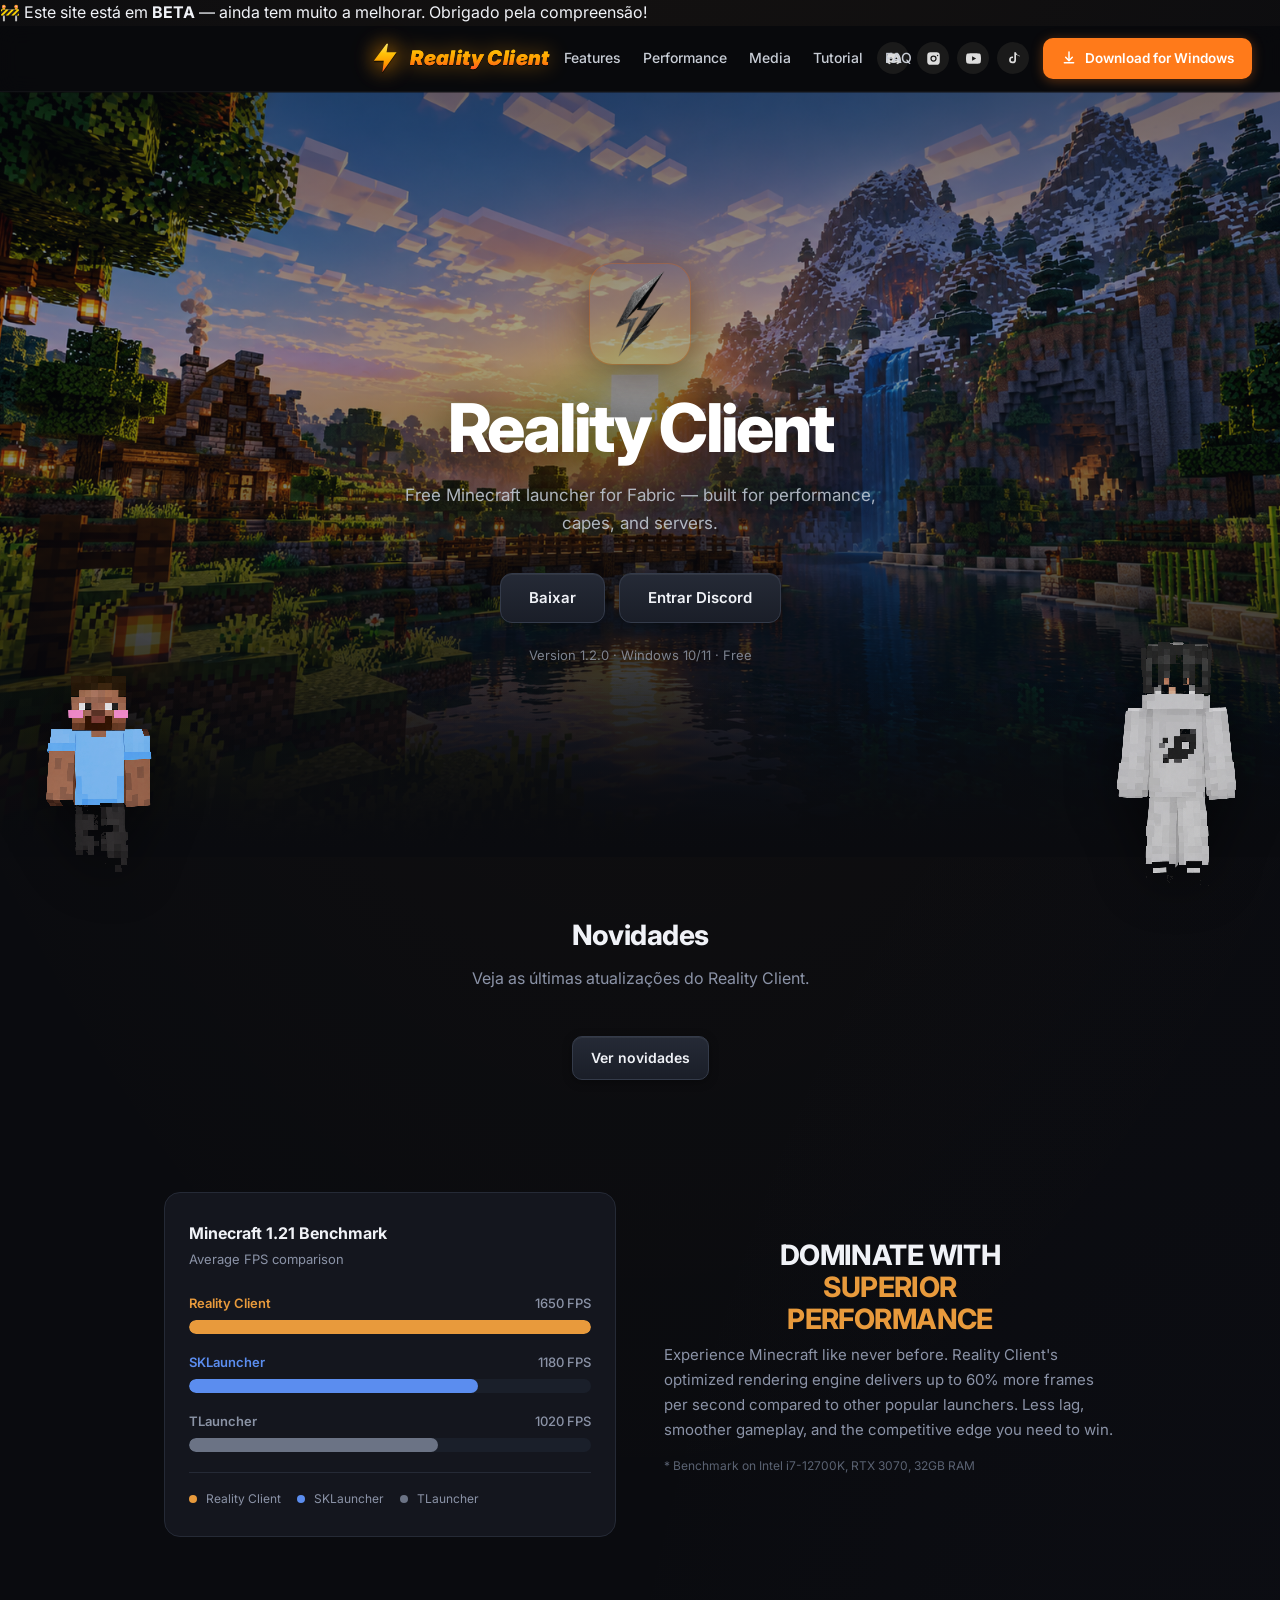
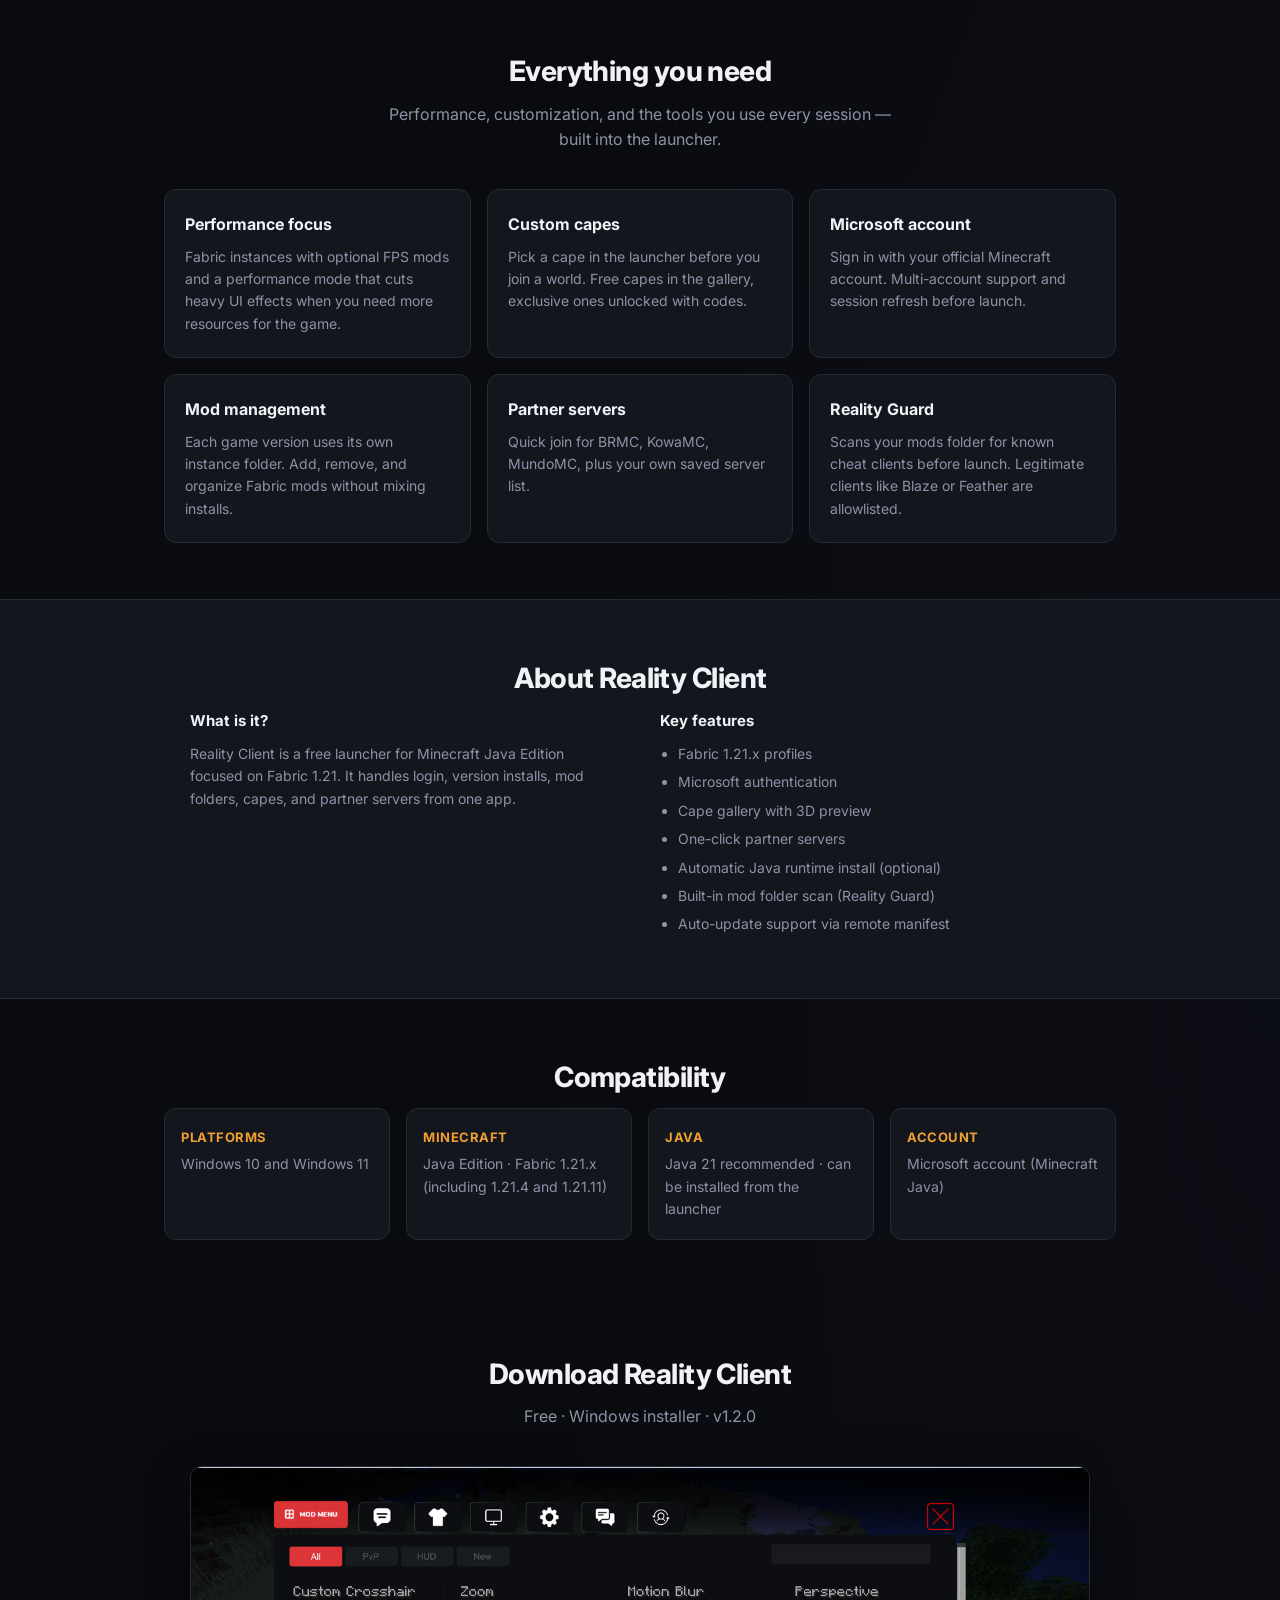
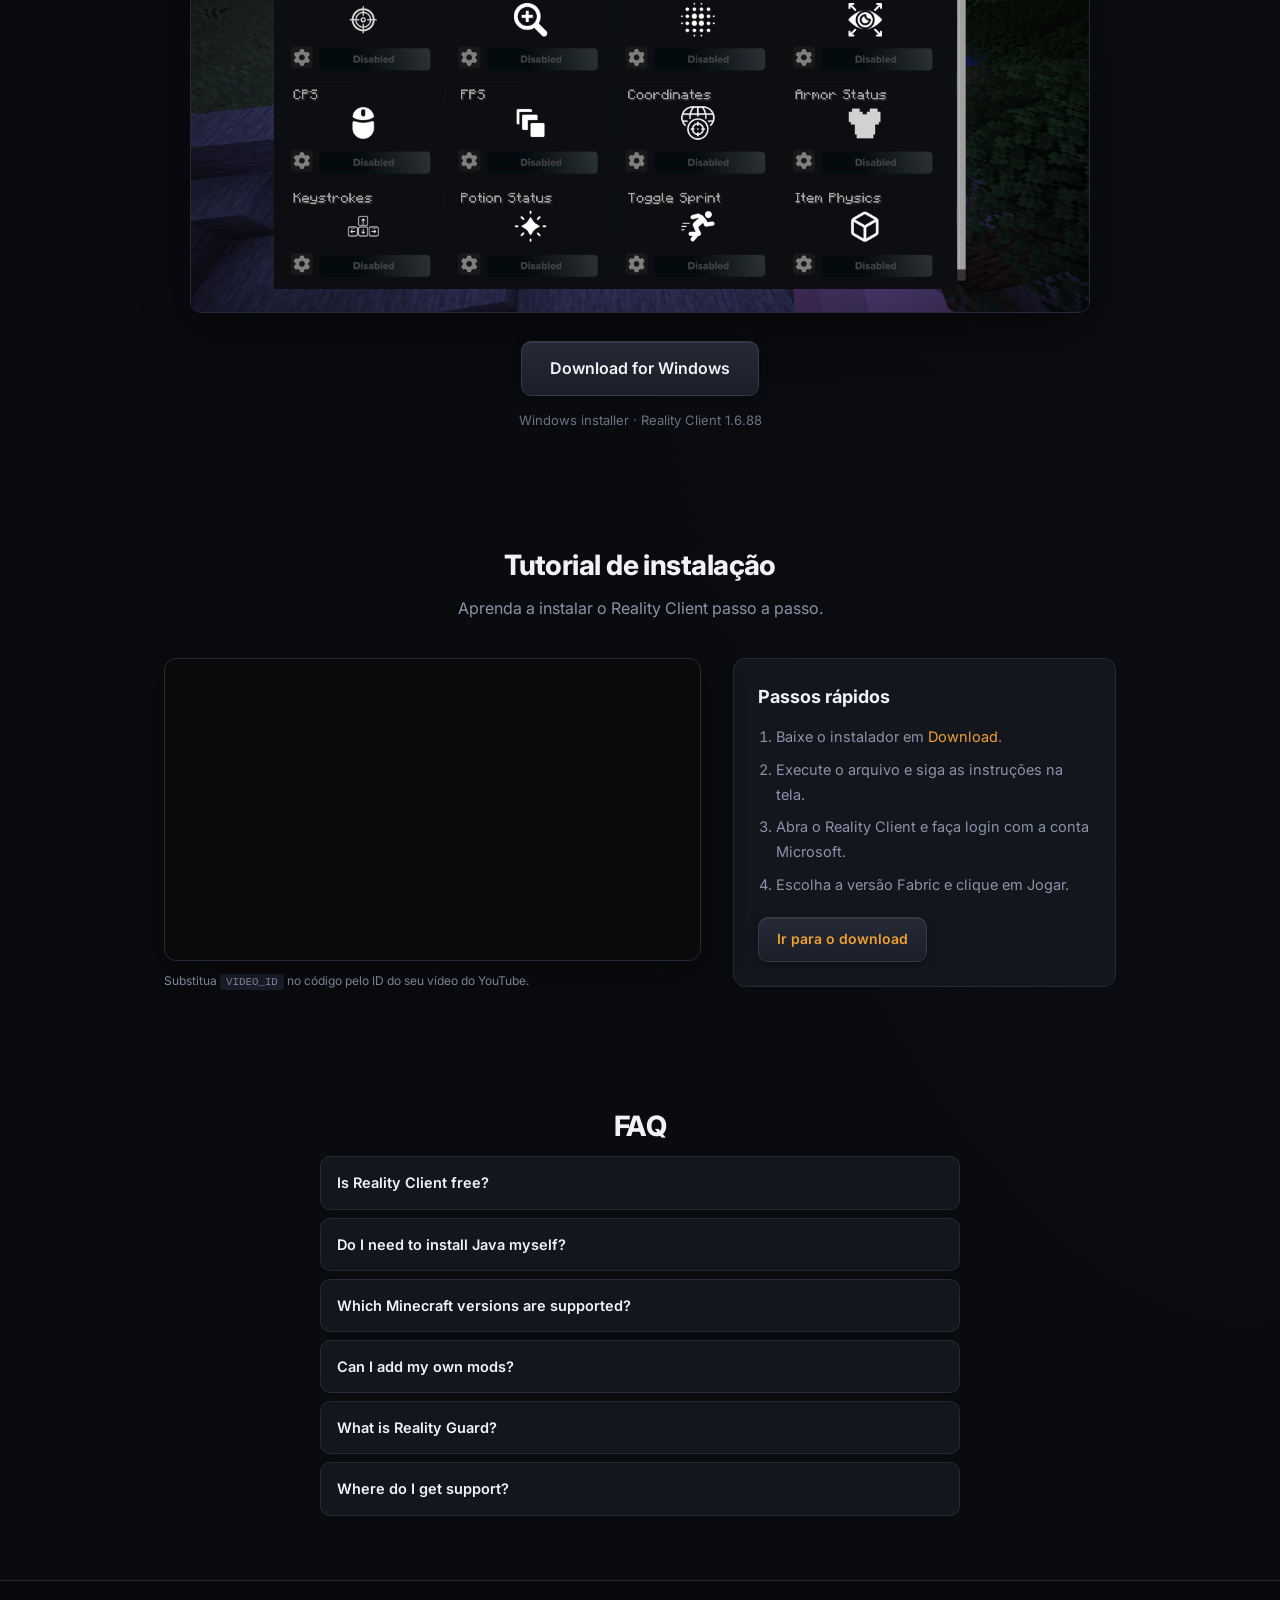
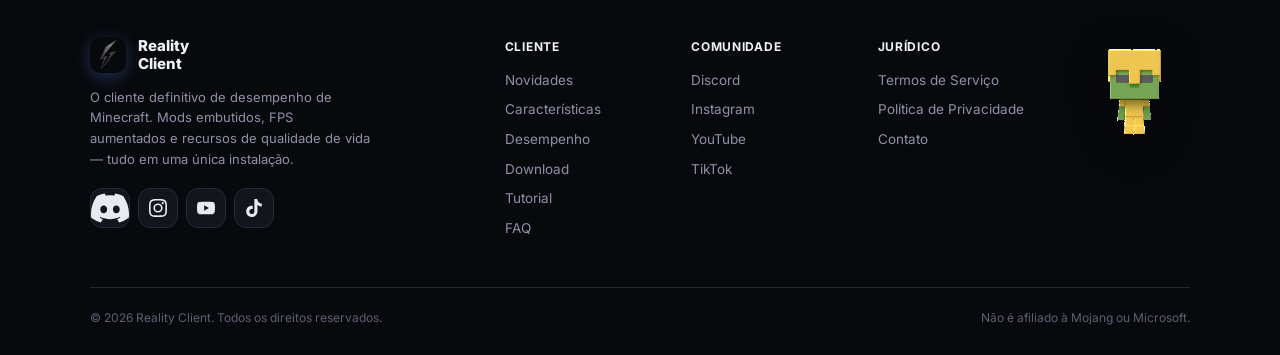
<file: index.html>
<!DOCTYPE html>
<html lang="pt-BR">
<head>
  <meta charset="UTF-8" />
  <meta name="viewport" content="width=device-width, initial-scale=1" />
  <title>Reality Client — Free Minecraft Launcher</title>
  <meta name="description" content="Reality Client is a free Minecraft launcher for Fabric. Performance mods, custom capes, partner servers, and Microsoft login." />
  <link rel="icon" href="assets/icon.png" />
  <link rel="preconnect" href="https://fonts.googleapis.com" />
  <link rel="preconnect" href="https://fonts.gstatic.com" crossorigin />
  <link href="https://fonts.googleapis.com/css2?family=Inter:wght@400;500;600;700;800&display=swap" rel="stylesheet" />
  <link rel="stylesheet" href="css/style.css" />
</head>
<body>
  <div class="beta-banner">
    🚧 Este site está em <strong>BETA</strong> — ainda tem muito a melhorar. Obrigado pela compreensão!
  </div>
  <header class="top">
    <div class="top-center">
    <a class="logo" href="index.html">
      <svg viewBox="0 0 24 24" aria-hidden="true">
        <defs>
          <linearGradient id="boltGrad" x1="0" y1="0" x2="0" y2="1">
            <stop offset="0%" stop-color="#ffe566"/>
            <stop offset="35%" stop-color="#ffc107"/>
            <stop offset="70%" stop-color="#ff9800"/>
            <stop offset="100%" stop-color="#ff5722"/>
          </linearGradient>
        </defs>
        <path fill="url(#boltGrad)" d="M13 2L4 14h7l-1 8 10-14h-7l1-6z"/>
      </svg>
      <span>Reality Client</span>
    </a>
    <nav>
      <a href="index.html#features">Features</a>
      <a href="index.html#performance">Performance</a>
      <a href="index.html#features">Media</a>
      <a href="index.html#tutorial">Tutorial</a>
      <a href="index.html#faq">FAQ</a>
    </nav>
    </div>
    <div class="top-right">
      <div class="top-social">
        <a href="https://discord.gg/JJHScuCf8y" target="_blank" rel="noopener" aria-label="Discord" title="Discord">
          <svg viewBox="0 0 24 24" aria-hidden="true"><path fill="currentColor" d="M20.317 4.37a19.791 19.791 0 0 0-4.885-1.515.074.074 0 0 0-.079.037c-.21.375-.444.864-.608 1.25a18.27 18.27 0 0 0-5.487 0 12.64 12.64 0 0 0-.617-1.25.077.077 0 0 0-.079-.037A19.736 19.736 0 0 0 3.677 4.37a.07.07 0 0 0-.032.027C.533 9.046-.32 13.58.099 18.057a.082.082 0 0 0 .031.057 19.9 19.9 0 0 0 5.993 3.03.078.078 0 0 0 .084-.028 14.09 14.09 0 0 0 1.226-1.994.076.076 0 0 0-.041-.106 13.107 13.107 0 0 1-1.872-.892.077.077 0 0 1-.008-.128 10.2 10.2 0 0 0 .372-.292.074.074 0 0 1 .077-.01c3.928 1.793 8.18 1.793 12.062 0a.074.074 0 0 1 .078.01c.12.098.246.198.373.292a.077.077 0 0 1-.006.127 12.299 12.299 0 0 1-1.873.892.077.077 0 0 0-.041.107c.36.698.772 1.362 1.225 1.993a.076.076 0 0 0 .084.028 19.839 19.839 0 0 0 6.002-3.03.077.077 0 0 0 .032-.054c.5-5.177-.838-9.674-3.549-13.66a.061.061 0 0 0-.031-.03zM8.02 15.33c-1.183 0-2.157-1.085-2.157-2.419 0-1.333.956-2.419 2.157-2.419 1.21 0 2.176 1.096 2.157 2.42 0 1.333-.956 2.418-2.157 2.418zm7.975 0c-1.183 0-2.157-1.085-2.157-2.419 0-1.333.955-2.419 2.157-2.419 1.21 0 2.176 1.096 2.157 2.42 0 1.333-.946 2.418-2.157 2.418z"/></svg>
        </a>
        <a href="#" aria-label="Instagram" title="Instagram">
          <svg viewBox="0 0 24 24"><path d="M7 2h10a5 5 0 0 1 5 5v10a5 5 0 0 1-5 5H7a5 5 0 0 1-5-5V7a5 5 0 0 1 5-5zm5 5a5 5 0 1 0 0 10 5 5 0 0 0 0-10zm6.5-.9a1.1 1.1 0 1 0 0 2.2 1.1 1.1 0 0 0 0-2.2zM12 9a3 3 0 1 1 0 6 3 3 0 0 1 0-6z"/></svg>
        </a>
        <a href="#" aria-label="YouTube" title="YouTube">
          <svg viewBox="0 0 24 24"><path d="M23.5 6.2a3 3 0 0 0-2.1-2.1C19.5 3.5 12 3.5 12 3.5s-7.5 0-9.4.6A3 3 0 0 0 .5 6.2 31.5 31.5 0 0 0 0 12a31.5 31.5 0 0 0 .5 5.8 3 3 0 0 0 2.1 2.1c1.9.6 9.4.6 9.4.6s7.5 0 9.4-.6a3 3 0 0 0 2.1-2.1A31.5 31.5 0 0 0 24 12a31.5 31.5 0 0 0-.5-5.8zM9.75 15.5v-7l6.5 3.5-6.5 3.5z"/></svg>
        </a>
        <a href="#" aria-label="TikTok" title="TikTok">
          <svg viewBox="0 0 24 24"><path d="M19.6 7.2a6.3 6.3 0 0 1-3.6-1.1v8.1a5.5 5.5 0 1 1-4.7-5.4v2.7a2.8 2.8 0 1 0 2 2.7V2h2.7c.2 1.5 1.1 3 2.4 3.9 1 .7 2.1 1.1 3.2 1.2v2.1z"/></svg>
        </a>
      </div>
      <a class="btn-download" href="download.html">
        <svg viewBox="0 0 24 24" fill="none" stroke="currentColor" stroke-width="2.2" stroke-linecap="round" stroke-linejoin="round"><path d="M12 3v12"/><path d="m7 11 5 5 5-5"/><path d="M5 19h14"/></svg>
        Download for Windows
      </a>
    </div>
  </header>

  <section class="hero">
    <div class="hero-inner">
      <img class="hero-icon" src="assets/icon.png" width="120" height="120" alt="Reality Client" />
      <h1>Reality Client</h1>
      <p class="tagline">Free Minecraft launcher for Fabric — built for performance, capes, and servers.</p>
      <div class="hero-btns">
        <a class="btn btn-store" href="download.html">Baixar</a>
        <a class="btn btn-discord" href="https://discord.gg/JJHScuCf8y" target="_blank" rel="noopener">Entrar Discord</a>
      </div>
      <p class="hero-meta">Version 1.2.0 · Windows 10/11 · Free</p>
    </div>
  </section>

  <section class="block news-teaser">
    <h2>Novidades</h2>
    <p class="block-sub">Veja as últimas atualizações do Reality Client.</p>
    <a class="btn btn-primary" href="novidades.html">Ver novidades</a>
  </section>

  <section id="performance" class="block performance">
    <div class="perf-layout">
      <div class="perf-chart">
        <h3>Minecraft 1.21 Benchmark</h3>
        <p class="perf-chart-sub">Average FPS comparison</p>
        <div class="bar-row">
          <div class="bar-label">
            <span class="bar-name reality">Reality Client</span>
            <span class="bar-fps">1650 FPS</span>
          </div>
          <div class="bar-track">
            <div class="bar-fill reality" style="width:100%"></div>
          </div>
        </div>
        <div class="bar-row">
          <div class="bar-label">
            <span class="bar-name sk">SKLauncher</span>
            <span class="bar-fps">1180 FPS</span>
          </div>
          <div class="bar-track">
            <div class="bar-fill sk" style="width:72%"></div>
          </div>
        </div>
        <div class="bar-row">
          <div class="bar-label">
            <span class="bar-name tl">TLauncher</span>
            <span class="bar-fps">1020 FPS</span>
          </div>
          <div class="bar-track">
            <div class="bar-fill tl" style="width:62%"></div>
          </div>
        </div>
        <div class="perf-legend">
          <span><i class="dot reality"></i> Reality Client</span>
          <span><i class="dot sk"></i> SKLauncher</span>
          <span><i class="dot tl"></i> TLauncher</span>
        </div>
      </div>
      <div class="perf-text">
        <h2>DOMINATE WITH<br><span class="accent-orange">SUPERIOR<br>PERFORMANCE</span></h2>
        <p>Experience Minecraft like never before. Reality Client's optimized rendering engine delivers up to 60% more frames per second compared to other popular launchers. Less lag, smoother gameplay, and the competitive edge you need to win.</p>
        <p class="perf-note">* Benchmark on Intel i7-12700K, RTX 3070, 32GB RAM</p>
      </div>
    </div>
  </section>

  <section id="features" class="block">
    <h2>Everything you need</h2>
    <p class="block-sub">Performance, customization, and the tools you use every session — built into the launcher.</p>
    <div class="grid">
      <article>
        <h3>Performance focus</h3>
        <p>Fabric instances with optional FPS mods and a performance mode that cuts heavy UI effects when you need more resources for the game.</p>
      </article>
      <article>
        <h3>Custom capes</h3>
        <p>Pick a cape in the launcher before you join a world. Free capes in the gallery, exclusive ones unlocked with codes.</p>
      </article>
      <article>
        <h3>Microsoft account</h3>
        <p>Sign in with your official Minecraft account. Multi-account support and session refresh before launch.</p>
      </article>
      <article>
        <h3>Mod management</h3>
        <p>Each game version uses its own instance folder. Add, remove, and organize Fabric mods without mixing installs.</p>
      </article>
      <article>
        <h3>Partner servers</h3>
        <p>Quick join for BRMC, KowaMC, MundoMC, plus your own saved server list.</p>
      </article>
      <article>
        <h3>Reality Guard</h3>
        <p>Scans your mods folder for known cheat clients before launch. Legitimate clients like Blaze or Feather are allowlisted.</p>
      </article>
    </div>
  </section>

  <section class="block block-alt">
    <h2>About Reality Client</h2>
    <div class="about">
      <div>
        <h3>What is it?</h3>
        <p>Reality Client is a free launcher for Minecraft Java Edition focused on Fabric 1.21. It handles login, version installs, mod folders, capes, and partner servers from one app.</p>
      </div>
      <div>
        <h3>Key features</h3>
        <ul>
          <li>Fabric 1.21.x profiles</li>
          <li>Microsoft authentication</li>
          <li>Cape gallery with 3D preview</li>
          <li>One-click partner servers</li>
          <li>Automatic Java runtime install (optional)</li>
          <li>Built-in mod folder scan (Reality Guard)</li>
          <li>Auto-update support via remote manifest</li>
        </ul>
      </div>
    </div>
  </section>

  <section id="compatibility" class="block">
    <h2>Compatibility</h2>
    <div class="compat">
      <div>
        <h3>Platforms</h3>
        <p>Windows 10 and Windows 11</p>
      </div>
      <div>
        <h3>Minecraft</h3>
        <p>Java Edition · Fabric 1.21.x (including 1.21.4 and 1.21.11)</p>
      </div>
      <div>
        <h3>Java</h3>
        <p>Java 21 recommended · can be installed from the launcher</p>
      </div>
      <div>
        <h3>Account</h3>
        <p>Microsoft account (Minecraft Java)</p>
      </div>
    </div>
  </section>

  <section id="download" class="block download">
    <h2>Download Reality Client</h2>
    <p class="block-sub">Free · Windows installer · v1.2.0</p>
    <img class="mod-preview" id="preview-slider" src="assets/mod-menu.png" alt="Reality Client" />
    <a class="btn btn-primary btn-lg" id="dl-bottom" href="#">Download for Windows</a>
    <p class="dl-note" id="dl-note">Official download link is set in <code>js/main.js</code> after you upload the installer.</p>
  </section>


  <section id="tutorial" class="block tutorial-section">
    <h2>Tutorial de instalação</h2>
    <p class="block-sub">Aprenda a instalar o Reality Client passo a passo.</p>
    <div class="tutorial-layout">
      <div class="tutorial-video">
        <!-- Cole o link do YouTube abaixo (substitua VIDEO_ID pelo ID do seu vídeo) -->
        <div class="video-frame">
          <iframe
            src="https://www.youtube.com/embed/VIDEO_ID"
            title="Tutorial de instalação — Reality Client"
            allow="accelerometer; autoplay; clipboard-write; encrypted-media; gyroscope; picture-in-picture; web-share"
            allowfullscreen
            loading="lazy"
          ></iframe>
        </div>
        <p class="video-hint">Substitua <code>VIDEO_ID</code> no código pelo ID do seu vídeo do YouTube.</p>
      </div>
      <div class="tutorial-steps">
        <h3>Passos rápidos</h3>
        <ol>
          <li>Baixe o instalador em <a href="download.html">Download</a>.</li>
          <li>Execute o arquivo e siga as instruções na tela.</li>
          <li>Abra o Reality Client e faça login com a conta Microsoft.</li>
          <li>Escolha a versão Fabric e clique em Jogar.</li>
        </ol>
        <a class="btn btn-primary" href="download.html">Ir para o download</a>
      </div>
    </div>
  </section>

  <section id="faq" class="block">
    <h2>FAQ</h2>
    <div class="faq">
      <details>
        <summary>Is Reality Client free?</summary>
        <p>Yes. The launcher is free to download and use.</p>
      </details>
      <details>
        <summary>Do I need to install Java myself?</summary>
        <p>Not always. The launcher can download and configure a compatible runtime. You can also point it to a Java install you already have.</p>
      </details>
      <details>
        <summary>Which Minecraft versions are supported?</summary>
        <p>Fabric builds on the 1.21 line (for example 1.21.4 and 1.21.11), depending on the current release.</p>
      </details>
      <details>
        <summary>Can I add my own mods?</summary>
        <p>Yes. Open the instance mods folder from settings or the file manager and drop Fabric mods there.</p>
      </details>
      <details>
        <summary>What is Reality Guard?</summary>
        <p>A client-side scan of the mods folder for known cheat client jars. It is not a full anti-cheat and does not replace server plugins.</p>
      </details>
      <details>
        <summary>Where do I get support?</summary>
        <p>Join the Discord: <a href="https://discord.gg/JJHScuCf8y" target="_blank" rel="noopener">discord.gg/JJHScuCf8y</a></p>
      </details>
    </div>
  </section>

  <footer class="site-footer">
    <div class="footer-main">
      <div class="footer-brand">
        <a class="footer-logo" href="index.html">
          <img src="assets/icon.png" width="36" height="36" alt="" />
          <span>Reality<br>Client</span>
        </a>
        <p class="footer-desc">O cliente definitivo de desempenho de Minecraft. Mods embutidos, FPS aumentados e recursos de qualidade de vida — tudo em uma única instalação.</p>
        <div class="footer-socials">
          <a href="https://discord.gg/JJHScuCf8y" target="_blank" rel="noopener" aria-label="Discord" title="Discord">
            <svg viewBox="0 0 24 24" aria-hidden="true"><path fill="currentColor" d="M20.317 4.37a19.791 19.791 0 0 0-4.885-1.515.074.074 0 0 0-.079.037c-.21.375-.444.864-.608 1.25a18.27 18.27 0 0 0-5.487 0 12.64 12.64 0 0 0-.617-1.25.077.077 0 0 0-.079-.037A19.736 19.736 0 0 0 3.677 4.37a.07.07 0 0 0-.032.027C.533 9.046-.32 13.58.099 18.057a.082.082 0 0 0 .031.057 19.9 19.9 0 0 0 5.993 3.03.078.078 0 0 0 .084-.028 14.09 14.09 0 0 0 1.226-1.994.076.076 0 0 0-.041-.106 13.107 13.107 0 0 1-1.872-.892.077.077 0 0 1-.008-.128 10.2 10.2 0 0 0 .372-.292.074.074 0 0 1 .077-.01c3.928 1.793 8.18 1.793 12.062 0a.074.074 0 0 1 .078.01c.12.098.246.198.373.292a.077.077 0 0 1-.006.127 12.299 12.299 0 0 1-1.873.892.077.077 0 0 0-.041.107c.36.698.772 1.362 1.225 1.993a.076.076 0 0 0 .084.028 19.839 19.839 0 0 0 6.002-3.03.077.077 0 0 0 .032-.054c.5-5.177-.838-9.674-3.549-13.66a.061.061 0 0 0-.031-.03zM8.02 15.33c-1.183 0-2.157-1.085-2.157-2.419 0-1.333.956-2.419 2.157-2.419 1.21 0 2.176 1.096 2.157 2.42 0 1.333-.956 2.418-2.157 2.418zm7.975 0c-1.183 0-2.157-1.085-2.157-2.419 0-1.333.955-2.419 2.157-2.419 1.21 0 2.176 1.096 2.157 2.42 0 1.333-.946 2.418-2.157 2.418z"/></svg>
          </a>
          <a href="#" aria-label="Instagram" title="Instagram">
            <svg width="18" height="18" viewBox="0 0 24 24" fill="currentColor"><path d="M12 2.163c3.204 0 3.584.012 4.85.07 3.252.148 4.771 1.691 4.919 4.919.058 1.265.069 1.645.069 4.849 0 3.205-.012 3.584-.069 4.849-.149 3.225-1.664 4.771-4.919 4.919-1.266.058-1.644.07-4.85.07-3.204 0-3.584-.012-4.849-.07-3.26-.149-4.771-1.699-4.919-4.92-.058-1.265-.07-1.644-.07-4.849 0-3.204.013-3.583.07-4.849.149-3.227 1.664-4.771 4.919-4.919 1.266-.057 1.645-.069 4.849-.069zM12 0C8.741 0 8.333.014 7.053.072 2.695.272.273 2.69.073 7.052.014 8.333 0 8.741 0 12c0 3.259.014 3.668.072 4.948.2 4.358 2.618 6.78 6.98 6.98C8.333 23.986 8.741 24 12 24c3.259 0 3.668-.014 4.948-.072 4.354-.2 6.782-2.618 6.979-6.98.059-1.28.073-1.689.073-4.948 0-3.259-.014-3.667-.072-4.947-.196-4.354-2.617-6.78-6.979-6.98C15.668.014 15.259 0 12 0zm0 5.838a6.162 6.162 0 1 0 0 12.324 6.162 6.162 0 0 0 0-12.324zM12 16a4 4 0 1 1 0-8 4 4 0 0 1 0 8zm6.406-11.845a1.44 1.44 0 1 0 0 2.881 1.44 1.44 0 0 0 0-2.881z"/></svg>
          </a>
          <a href="#" aria-label="YouTube" title="YouTube">
            <svg width="18" height="18" viewBox="0 0 24 24" fill="currentColor"><path d="M23.498 6.186a3.016 3.016 0 0 0-2.122-2.136C19.505 3.545 12 3.545 12 3.545s-7.505 0-9.377.505A3.017 3.017 0 0 0 .502 6.186C0 8.07 0 12 0 12s0 3.93.502 5.814a3.016 3.016 0 0 0 2.122 2.136c1.871.505 9.376.505 9.376.505s7.505 0 9.377-.505a3.015 3.015 0 0 0 2.122-2.136C24 15.93 24 12 24 12s0-3.93-.502-5.814zM9.545 15.568V8.432L15.818 12l-6.273 3.568z"/></svg>
          </a>
          <a href="#" aria-label="TikTok" title="TikTok">
            <svg width="18" height="18" viewBox="0 0 24 24" fill="currentColor"><path d="M12.525.02c1.31-.02 2.61-.01 3.91-.02.08 1.53.63 3.09 1.75 4.17 1.12 1.11 2.7 1.62 4.24 1.79v4.03c-1.44-.05-2.89-.35-4.2-.97-.57-.26-1.1-.59-1.62-.93-.01 2.92.01 5.84-.02 8.75-.08 1.4-.54 2.79-1.35 3.94-1.31 1.92-3.58 3.17-5.91 3.21-1.43.08-2.86-.31-4.08-1.03-2.02-1.19-3.44-3.37-3.65-5.71-.02-.5-.03-1-.01-1.49.18-1.9 1.12-3.72 2.58-4.96 1.66-1.44 3.98-2.13 6.15-1.72.02 1.48-.04 2.96-.04 4.44-.99-.32-2.15-.23-3.02.37-.63.41-1.11 1.04-1.36 1.75-.21.51-.15 1.07-.14 1.61.24 1.64 1.82 3.02 3.5 2.87 1.12-.01 2.19-.66 2.77-1.61.19-.33.4-.67.41-1.06.1-1.79.06-3.57.07-5.36.01-4.03-.01-8.05.02-12.07z"/></svg>
          </a>
        </div>
      </div>
      <div class="footer-cols">
        <div class="footer-col">
          <h4>Cliente</h4>
          <a href="novidades.html">Novidades</a>
          <a href="#features">Características</a>
          <a href="#">Desempenho</a>
          <a href="download.html">Download</a>
          <a href="#tutorial">Tutorial</a>
          <a href="#faq">FAQ</a>
        </div>
        <div class="footer-col">
          <h4>Comunidade</h4>
          <a href="https://discord.gg/JJHScuCf8y" target="_blank" rel="noopener">Discord</a>
          <a href="#">Instagram</a>
          <a href="#">YouTube</a>
          <a href="#">TikTok</a>
        </div>
        <div class="footer-col">
          <h4>Jurídico</h4>
          <a href="#">Termos de Serviço</a>
          <a href="#">Política de Privacidade</a>
          <a href="#">Contato</a>
        </div>
      </div>
      <div class="footer-mascot">
        <img src="assets/skin-new.png" alt="" width="120" height="140" />
      </div>
    </div>
    <div class="footer-bottom">
      <span>© <span id="y"></span> Reality Client. Todos os direitos reservados.</span>
      <span>Não é afiliado à Mojang ou Microsoft.</span>
    </div>
  </footer>

  <img class="skin-corner skin-right" src="assets/skin.png" alt="Skin" width="140" height="280" />
  <img class="skin-corner skin-left" src="assets/skin-left.png" alt="Skin" width="140" height="280" />

  <script src="js/main.js"></script>
</body>
</html>
</file>
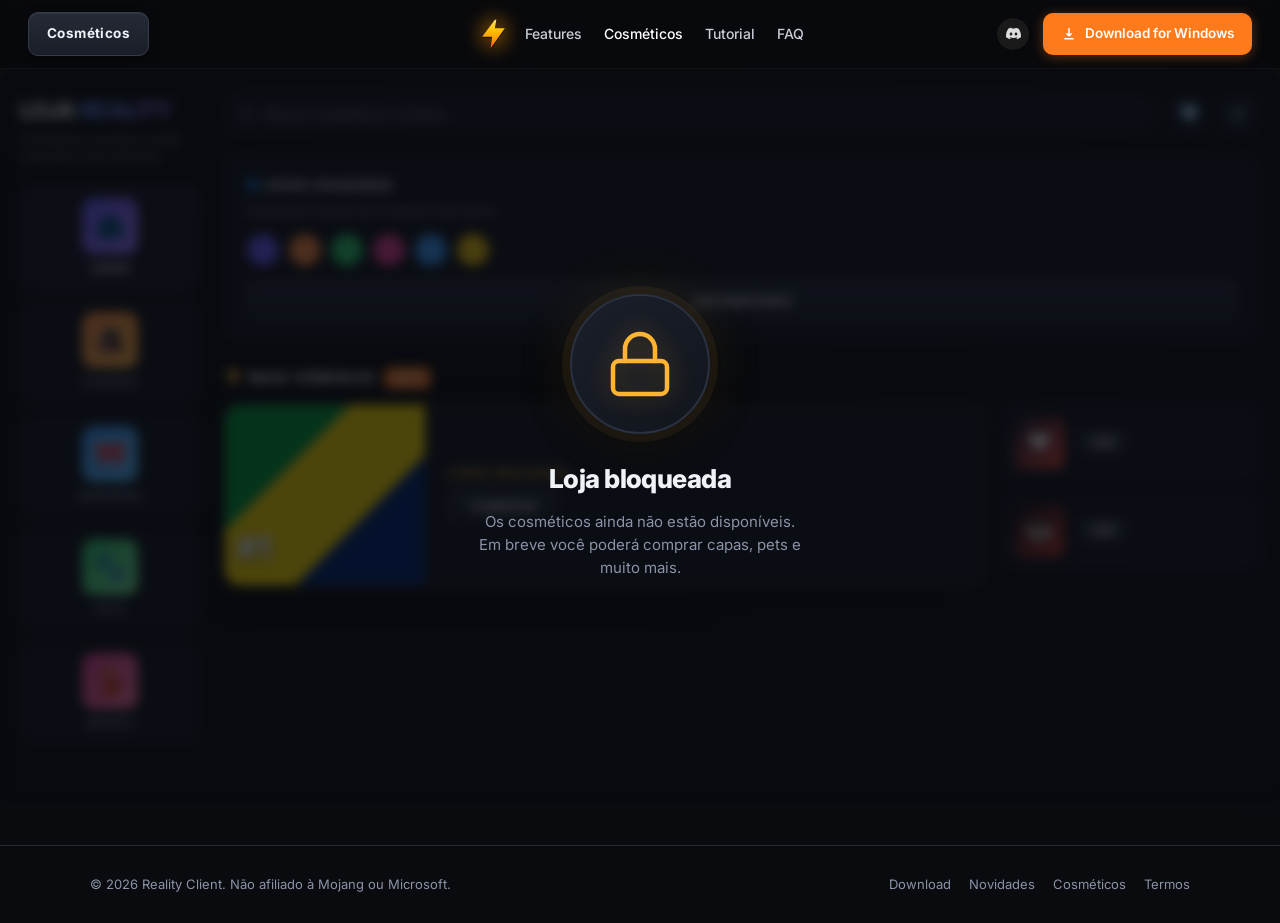
<file: cosmeticos.html>
<!DOCTYPE html>
<html lang="pt-BR">
<head>
  <meta charset="UTF-8" />
  <meta name="viewport" content="width=device-width, initial-scale=1" />
  <title>Cosméticos — Reality Client</title>
  <meta name="description" content="Loja de cosméticos do Reality Client: capas, chapéus, pets, emotes e muito mais." />
  <link rel="icon" href="assets/icon.png" />
  <link rel="preconnect" href="https://fonts.googleapis.com" />
  <link rel="preconnect" href="https://fonts.gstatic.com" crossorigin />
  <link href="https://fonts.googleapis.com/css2?family=Inter:wght@400;500;600;700;800&display=swap" rel="stylesheet" />
  <link rel="stylesheet" href="css/style.css" />
</head>
<body>
  <header class="top">
    <a class="btn-cosmeticos" href="cosmeticos.html">Cosméticos</a>
    <div class="top-center">
    <a class="logo" href="index.html">
      <svg viewBox="0 0 24 24" aria-hidden="true">
        <defs>
          <linearGradient id="boltGrad" x1="0" y1="0" x2="0" y2="1">
            <stop offset="0%" stop-color="#ffe566"/>
            <stop offset="35%" stop-color="#ffc107"/>
            <stop offset="70%" stop-color="#ff9800"/>
            <stop offset="100%" stop-color="#ff5722"/>
          </linearGradient>
        </defs>
        <path fill="url(#boltGrad)" d="M13 2L4 14h7l-1 8 10-14h-7l1-6z"/>
      </svg>
      
    </a>
    <nav>
      <a href="index.html#features">Features</a>
      <a href="cosmeticos.html" class="nav-active">Cosméticos</a>
      <a href="index.html#tutorial">Tutorial</a>
      <a href="index.html#faq">FAQ</a>
    </nav>
    </div>
    <div class="top-right">
      <div class="top-social">
        <a href="https://discord.gg/JJHScuCf8y" target="_blank" rel="noopener" aria-label="Discord" title="Discord">
          <svg viewBox="0 0 24 24" aria-hidden="true"><path fill="currentColor" d="M20.317 4.37a19.791 19.791 0 0 0-4.885-1.515.074.074 0 0 0-.079.037c-.21.375-.444.864-.608 1.25a18.27 18.27 0 0 0-5.487 0 12.64 12.64 0 0 0-.617-1.25.077.077 0 0 0-.079-.037A19.736 19.736 0 0 0 3.677 4.37a.07.07 0 0 0-.032.027C.533 9.046-.32 13.58.099 18.057a.082.082 0 0 0 .031.057 19.9 19.9 0 0 0 5.993 3.03.078.078 0 0 0 .084-.028 14.09 14.09 0 0 0 1.226-1.994.076.076 0 0 0-.041-.106 13.107 13.107 0 0 1-1.872-.892.077.077 0 0 1-.008-.128 10.2 10.2 0 0 0 .372-.292.074.074 0 0 1 .077-.01c3.928 1.793 8.18 1.793 12.062 0a.074.074 0 0 1 .078.01c.12.098.246.198.373.292a.077.077 0 0 1-.006.127 12.299 12.299 0 0 1-1.873.892.077.077 0 0 0-.041.107c.36.698.772 1.362 1.225 1.993a.076.076 0 0 0 .084.028 19.839 19.839 0 0 0 6.002-3.03.077.077 0 0 0 .032-.054c.5-5.177-.838-9.674-3.549-13.66a.061.061 0 0 0-.031-.03zM8.02 15.33c-1.183 0-2.157-1.085-2.157-2.419 0-1.333.956-2.419 2.157-2.419 1.21 0 2.176 1.096 2.157 2.42 0 1.333-.956 2.418-2.157 2.418zm7.975 0c-1.183 0-2.157-1.085-2.157-2.419 0-1.333.955-2.419 2.157-2.419 1.21 0 2.176 1.096 2.157 2.42 0 1.333-.946 2.418-2.157 2.418z"/></svg>
        </a>
      </div>
      <a class="btn-download" href="download.html">
        <svg viewBox="0 0 24 24" fill="none" stroke="currentColor" stroke-width="2.2"><path d="M12 3v12m0 0l-4-4m4 4l4-4M5 19h14"/></svg>
        Download for Windows
      </a>
    </div>
  </header>

  <main class="shop shop-locked">
    <div class="shop-lock-overlay">
      <div class="shop-lock-content">
        <div class="shop-lock-icon">
          <svg viewBox="0 0 24 24" width="96" height="96" fill="none" stroke="currentColor" stroke-width="1.5" stroke-linecap="round" stroke-linejoin="round">
            <rect x="3" y="11" width="18" height="11" rx="2" ry="2"/>
            <path d="M7 11V7a5 5 0 0 1 10 0v4"/>
          </svg>
        </div>
        <h2>Loja bloqueada</h2>
        <p>Os cosméticos ainda não estão disponíveis.<br>Em breve você poderá comprar capas, pets e muito mais.</p>
      </div>
    </div>

    <div class="shop-layout">
      <!-- Sidebar categories -->
      <aside class="shop-sidebar">
        <div class="shop-brand">
          <h1>LOJA <span>REALITY</span></h1>
          <p>Cosméticos, emotes e muito mais para o seu launcher.</p>
        </div>
        <nav class="shop-cats">
          <a href="#capas" class="shop-cat active">
            <span class="cat-icon" style="background:linear-gradient(135deg,#6b5cff,#9b7bff)">🧥</span>
            <span>CAPAS</span>
          </a>
          <a href="#chapeus" class="shop-cat">
            <span class="cat-icon" style="background:linear-gradient(135deg,#ff8c42,#ffb347)">🎩</span>
            <span>CHAPÉUS</span>
          </a>
          <a href="#bandanas" class="shop-cat">
            <span class="cat-icon" style="background:linear-gradient(135deg,#3d9eff,#5bc0ff)">🎀</span>
            <span>BANDANAS</span>
          </a>
          <a href="#pets" class="shop-cat">
            <span class="cat-icon" style="background:linear-gradient(135deg,#2ecc71,#7bed9f)">🐾</span>
            <span>PETS</span>
          </a>
          <a href="#emotes" class="shop-cat">
            <span class="cat-icon" style="background:linear-gradient(135deg,#e84393,#fd79a8)">💃</span>
            <span>EMOTES</span>
          </a>
        </nav>
      </aside>

      <!-- Main content -->
      <div class="shop-main">
        <!-- Top bar -->
        <div class="shop-topbar">
          <div class="shop-search">
            <svg width="16" height="16" viewBox="0 0 24 24" fill="none" stroke="currentColor" stroke-width="2"><circle cx="11" cy="11" r="7"/><path d="M21 21l-4.3-4.3"/></svg>
            <input type="text" placeholder="Buscar cosméticos, emotes..." />
          </div>
          <div class="shop-top-actions">
            <button class="shop-icon-btn" title="Moedas" aria-label="Moedas">💎</button>
            <button class="shop-icon-btn" title="Carrinho" aria-label="Carrinho">🛒</button>
          </div>
        </div>

        <!-- Apoie criadores -->
        <div class="shop-partners">
          <div class="partners-header">
            <span>💙 APOIE CRIADORES</span>
            <p>Cosméticos oficiais de criadores e parceiros.</p>
          </div>
          <div class="partners-avatars">
            <span class="av" style="background:#6b5cff"></span>
            <span class="av" style="background:#ff8c42"></span>
            <span class="av" style="background:#2ecc71"></span>
            <span class="av" style="background:#e84393"></span>
            <span class="av" style="background:#3d9eff"></span>
            <span class="av" style="background:#f1c40f"></span>
          </div>
          <a href="#" class="btn-partners">VER PARCEIROS</a>
        </div>

        <!-- Mais vendidos (sem nomes / preços) -->
        <section class="shop-section" id="capas">
          <div class="section-head">
            <h3>🏆 MAIS VENDIDOS <span class="badge-top">TOP 3</span></h3>
          </div>
          <div class="featured-row">
            <article class="featured-card">
              <div class="featured-img" style="background:linear-gradient(135deg,#009c3b 0%,#009c3b 33%,#ffdf00 33%,#ffdf00 66%,#002776 66%,#002776 100%)">
                <span class="rank">#1</span>
              </div>
              <div class="featured-info">
                <span class="tag-hot">O MAIS PROCURADO</span>
                <div class="featured-buy">
                  <button class="btn-buy">COMPRAR</button>
                </div>
              </div>
            </article>
            <div class="side-products">
              <article class="mini-card">
                <div class="mini-img" style="background:linear-gradient(135deg,#1a1a2e,#e74c3c)">❤️</div>
                <button class="btn-add">ADD</button>
              </article>
              <article class="mini-card">
                <div class="mini-img" style="background:linear-gradient(135deg,#0f0f1a,#c0392b)">👁️</div>
                <button class="btn-add">ADD</button>
              </article>
            </div>
          </div>
        </section>

      </div>
    </div>
  </main>

  <footer class="footer">
    <div class="footer-inner">
      <p>© 2026 Reality Client. Não afiliado à Mojang ou Microsoft.</p>
      <div class="footer-links">
        <a href="download.html">Download</a>
        <a href="novidades.html">Novidades</a>
        <a href="cosmeticos.html">Cosméticos</a>
        <a href="termos.html">Termos</a>
      </div>
    </div>
  </footer>

  <script src="js/main.js"></script>
</body>
</html>
</file>
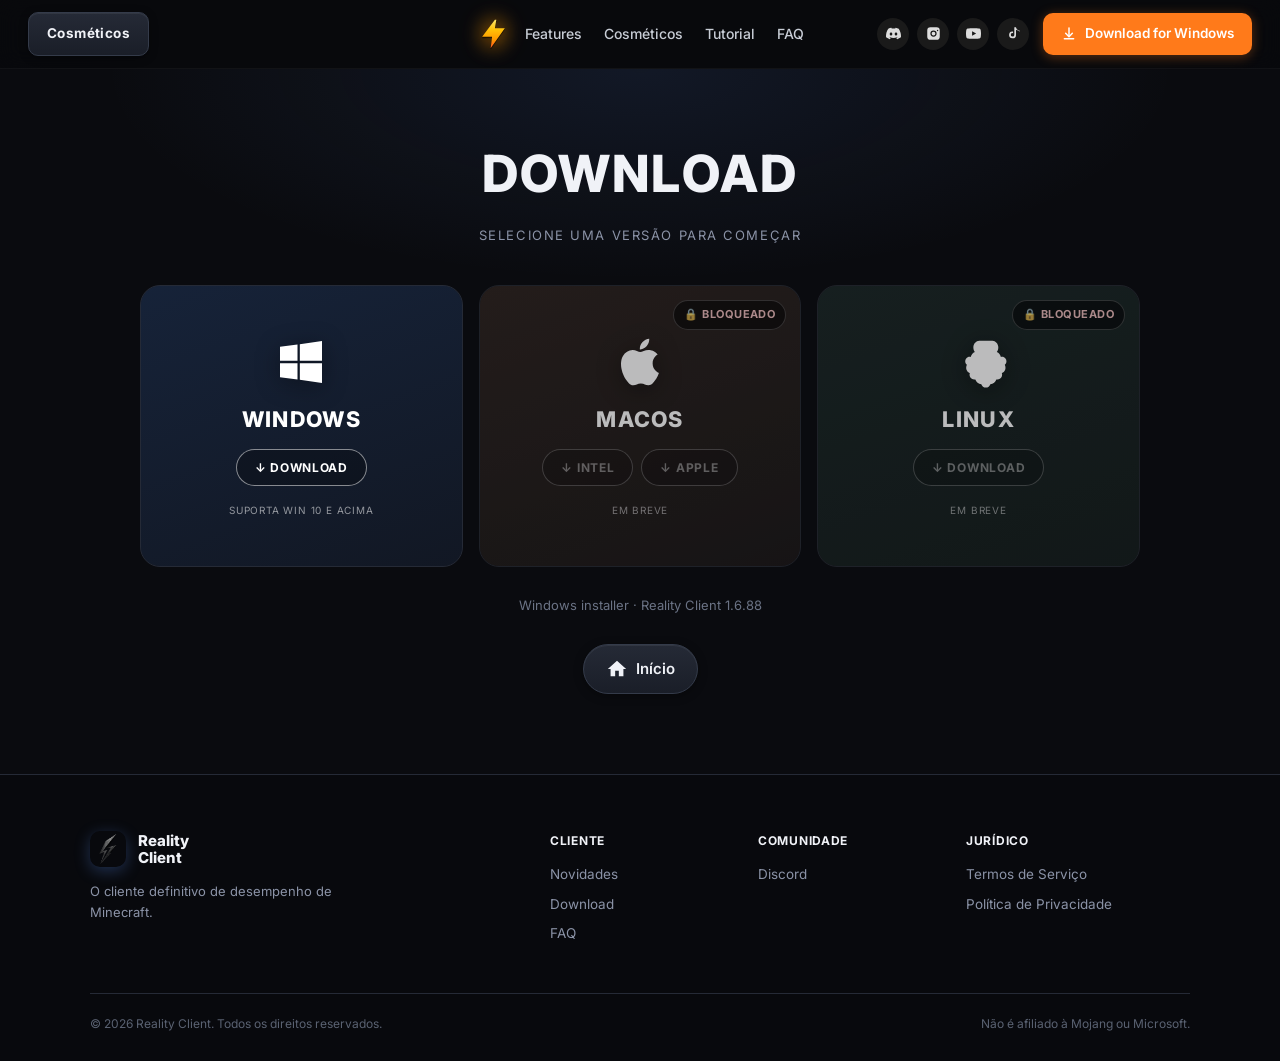
<file: download.html>
<!DOCTYPE html>
<html lang="pt-BR">
<head>
  <meta charset="UTF-8" />
  <meta name="viewport" content="width=device-width, initial-scale=1" />
  <title>Download — Reality Client</title>
  <meta name="description" content="Baixe o Reality Client para Windows. macOS e Linux em breve." />
  <link rel="icon" href="assets/icon.png" />
  <link rel="preconnect" href="https://fonts.googleapis.com" />
  <link rel="preconnect" href="https://fonts.gstatic.com" crossorigin />
  <link href="https://fonts.googleapis.com/css2?family=Inter:wght@400;500;600;700;800&display=swap" rel="stylesheet" />
  <link rel="stylesheet" href="css/style.css" />
</head>
<body>
  <header class="top">
    <a class="btn-cosmeticos" href="cosmeticos.html">Cosméticos</a>
    <div class="top-center">
    <a class="logo" href="index.html">
      <svg viewBox="0 0 24 24" aria-hidden="true">
        <defs>
          <linearGradient id="boltGrad" x1="0" y1="0" x2="0" y2="1">
            <stop offset="0%" stop-color="#ffe566"/>
            <stop offset="35%" stop-color="#ffc107"/>
            <stop offset="70%" stop-color="#ff9800"/>
            <stop offset="100%" stop-color="#ff5722"/>
          </linearGradient>
        </defs>
        <path fill="url(#boltGrad)" d="M13 2L4 14h7l-1 8 10-14h-7l1-6z"/>
      </svg>
      
    </a>
    <nav>
      <a href="index.html#features">Features</a>
      <a href="cosmeticos.html">Cosméticos</a>
      <a href="index.html#tutorial">Tutorial</a>
      <a href="index.html#faq">FAQ</a>
    </nav>
    </div>
    <div class="top-right">
      <div class="top-social">
        <a href="https://discord.gg/JJHScuCf8y" target="_blank" rel="noopener" aria-label="Discord" title="Discord">
          <svg viewBox="0 0 24 24" aria-hidden="true"><path fill="currentColor" d="M20.317 4.37a19.791 19.791 0 0 0-4.885-1.515.074.074 0 0 0-.079.037c-.21.375-.444.864-.608 1.25a18.27 18.27 0 0 0-5.487 0 12.64 12.64 0 0 0-.617-1.25.077.077 0 0 0-.079-.037A19.736 19.736 0 0 0 3.677 4.37a.07.07 0 0 0-.032.027C.533 9.046-.32 13.58.099 18.057a.082.082 0 0 0 .031.057 19.9 19.9 0 0 0 5.993 3.03.078.078 0 0 0 .084-.028 14.09 14.09 0 0 0 1.226-1.994.076.076 0 0 0-.041-.106 13.107 13.107 0 0 1-1.872-.892.077.077 0 0 1-.008-.128 10.2 10.2 0 0 0 .372-.292.074.074 0 0 1 .077-.01c3.928 1.793 8.18 1.793 12.062 0a.074.074 0 0 1 .078.01c.12.098.246.198.373.292a.077.077 0 0 1-.006.127 12.299 12.299 0 0 1-1.873.892.077.077 0 0 0-.041.107c.36.698.772 1.362 1.225 1.993a.076.076 0 0 0 .084.028 19.839 19.839 0 0 0 6.002-3.03.077.077 0 0 0 .032-.054c.5-5.177-.838-9.674-3.549-13.66a.061.061 0 0 0-.031-.03zM8.02 15.33c-1.183 0-2.157-1.085-2.157-2.419 0-1.333.956-2.419 2.157-2.419 1.21 0 2.176 1.096 2.157 2.42 0 1.333-.956 2.418-2.157 2.418zm7.975 0c-1.183 0-2.157-1.085-2.157-2.419 0-1.333.955-2.419 2.157-2.419 1.21 0 2.176 1.096 2.157 2.42 0 1.333-.946 2.418-2.157 2.418z"/></svg>
        </a>
        <a href="#" aria-label="Instagram" title="Instagram">
          <svg viewBox="0 0 24 24"><path d="M7 2h10a5 5 0 0 1 5 5v10a5 5 0 0 1-5 5H7a5 5 0 0 1-5-5V7a5 5 0 0 1 5-5zm5 5a5 5 0 1 0 0 10 5 5 0 0 0 0-10zm6.5-.9a1.1 1.1 0 1 0 0 2.2 1.1 1.1 0 0 0 0-2.2zM12 9a3 3 0 1 1 0 6 3 3 0 0 1 0-6z"/></svg>
        </a>
        <a href="#" aria-label="YouTube" title="YouTube">
          <svg viewBox="0 0 24 24"><path d="M23.5 6.2a3 3 0 0 0-2.1-2.1C19.5 3.5 12 3.5 12 3.5s-7.5 0-9.4.6A3 3 0 0 0 .5 6.2 31.5 31.5 0 0 0 0 12a31.5 31.5 0 0 0 .5 5.8 3 3 0 0 0 2.1 2.1c1.9.6 9.4.6 9.4.6s7.5 0 9.4-.6a3 3 0 0 0 2.1-2.1A31.5 31.5 0 0 0 24 12a31.5 31.5 0 0 0-.5-5.8zM9.75 15.5v-7l6.5 3.5-6.5 3.5z"/></svg>
        </a>
        <a href="#" aria-label="TikTok" title="TikTok">
          <svg viewBox="0 0 24 24"><path d="M19.6 7.2a6.3 6.3 0 0 1-3.6-1.1v8.1a5.5 5.5 0 1 1-4.7-5.4v2.7a2.8 2.8 0 1 0 2 2.7V2h2.7c.2 1.5 1.1 3 2.4 3.9 1 .7 2.1 1.1 3.2 1.2v2.1z"/></svg>
        </a>
      </div>
      <a class="btn-download" href="download.html">
        <svg viewBox="0 0 24 24" fill="none" stroke="currentColor" stroke-width="2.2" stroke-linecap="round" stroke-linejoin="round"><path d="M12 3v12"/><path d="m7 11 5 5 5-5"/><path d="M5 19h14"/></svg>
        Download for Windows
      </a>
    </div>
  </header>

  <section class="dl-page">
    <div class="dl-page-inner">
      <h1>DOWNLOAD</h1>
      <p class="dl-page-sub">SELECIONE UMA VERSÃO PARA COMEÇAR</p>

      <div class="dl-cards">
        <div class="dl-card dl-windows">
          <div class="dl-card-bg"></div>
          <div class="dl-card-content">
            <svg class="dl-os-icon" width="56" height="56" viewBox="0 0 24 24" fill="currentColor">
              <path d="M3 5.5L10.5 4.5V11.5H3V5.5ZM10.5 12.5V19.5L3 18.5V12.5H10.5ZM11.5 4.35L21 3V11.5H11.5V4.35ZM21 12.5V21L11.5 19.65V12.5H21Z"/>
            </svg>
            <h2>WINDOWS</h2>
            <a class="dl-btn" id="dl-win" href="#">↓ DOWNLOAD</a>
            <p class="dl-card-note">SUPORTA WIN 10 E ACIMA</p>
          </div>
        </div>

        <div class="dl-card dl-macos dl-locked">
          <div class="dl-card-bg"></div>
          <div class="dl-card-content">
            <span class="dl-lock-badge">🔒 BLOQUEADO</span>
            <svg class="dl-os-icon" width="56" height="56" viewBox="0 0 24 24" fill="currentColor">
              <path d="M18.71 19.5C17.88 20.74 17 21.95 15.66 21.97C14.32 22 13.89 21.18 12.37 21.18C10.84 21.18 10.37 21.95 9.1 22C7.79 22.05 6.8 20.68 5.96 19.47C4.25 16.97 2.93 12.45 4.7 9.39C5.57 7.87 7.13 6.91 8.82 6.88C10.1 6.86 11.32 7.75 12.11 7.75C12.89 7.75 14.37 6.68 15.92 6.84C16.57 6.87 18.39 7.1 19.56 8.82C19.47 8.88 17.39 10.1 17.41 12.63C17.44 15.65 20.06 16.66 20.09 16.67C20.06 16.74 19.67 18.11 18.71 19.5ZM13 3.5C13.73 2.67 14.94 2.04 15.94 2C16.07 3.17 15.6 4.35 14.9 5.19C14.21 6.04 13.07 6.7 11.95 6.61C11.8 5.46 12.36 4.26 13 3.5Z"/>
            </svg>
            <h2>MACOS</h2>
            <div class="dl-btn-row">
              <span class="dl-btn dl-btn-disabled">↓ INTEL</span>
              <span class="dl-btn dl-btn-disabled">↓ APPLE</span>
            </div>
            <p class="dl-card-note">EM BREVE</p>
          </div>
        </div>

        <div class="dl-card dl-linux dl-locked">
          <div class="dl-card-bg"></div>
          <div class="dl-card-content">
            <span class="dl-lock-badge">🔒 BLOQUEADO</span>
            <svg class="dl-os-icon" width="56" height="56" viewBox="0 0 24 24" fill="currentColor">
              <path d="M12.09 2.91c-1.33.07-2.44 1.28-2.5 2.66-.04.8.2 1.54.63 2.12-.9.4-1.56 1.2-1.75 2.18-.7-.2-1.46.02-1.95.64-.66.83-.54 2.04.28 2.7-.35.7-.4 1.52-.1 2.26.25.62.75 1.1 1.38 1.3-.2.55-.18 1.16.1 1.68.35.65 1.05 1.05 1.8 1.05.15 0 .3-.02.45-.05.35 1.1 1.35 1.9 2.55 2.05.25.85 1.05 1.45 1.95 1.45s1.7-.6 1.95-1.45c1.2-.15 2.2-.95 2.55-2.05.15.03.3.05.45.05.75 0 1.45-.4 1.8-1.05.28-.52.3-1.13.1-1.68.63-.2 1.13-.68 1.38-1.3.3-.74.25-1.56-.1-2.26.82-.66.94-1.87.28-2.7-.49-.62-1.25-.84-1.95-.64-.19-.98-.85-1.78-1.75-2.18.43-.58.67-1.32.63-2.12-.06-1.38-1.17-2.59-2.5-2.66-.2-.01-.4-.01-.6 0z"/>
            </svg>
            <h2>LINUX</h2>
            <span class="dl-btn dl-btn-disabled">↓ DOWNLOAD</span>
            <p class="dl-card-note">EM BREVE</p>
          </div>
        </div>
      </div>

      <p class="dl-page-note" id="dl-note">No momento apenas Windows está disponível. macOS e Linux serão liberados em breve.</p>
      <div class="home-btn-wrap">
        <a class="btn-home" href="index.html" title="Voltar ao início">
          <svg width="22" height="22" viewBox="0 0 24 24" fill="currentColor" aria-hidden="true">
            <path d="M10 20v-6h4v6h5v-8h3L12 3 2 12h3v8z"/>
          </svg>
          <span>Início</span>
        </a>
      </div>
    </div>
  </section>

  <footer class="site-footer">
    <div class="footer-main">
      <div class="footer-brand">
        <a class="footer-logo" href="index.html">
          <img src="assets/icon.png" width="36" height="36" alt="" />
          <span>Reality<br>Client</span>
        </a>
        <p class="footer-desc">O cliente definitivo de desempenho de Minecraft.</p>
      </div>
      <div class="footer-cols">
        <div class="footer-col">
          <h4>Cliente</h4>
          <a href="novidades.html">Novidades</a>
          <a href="download.html">Download</a>
          <a href="index.html#faq">FAQ</a>
        </div>
        <div class="footer-col">
          <h4>Comunidade</h4>
          <a href="https://discord.gg/JJHScuCf8y" target="_blank" rel="noopener">Discord</a>
        </div>
        <div class="footer-col">
          <h4>Jurídico</h4>
          <a href="termos.html">Termos de Serviço</a>
          <a href="termos.html">Política de Privacidade</a>
        </div>
      </div>
    </div>
    <div class="footer-bottom">
      <span>© <span id="y"></span> Reality Client. Todos os direitos reservados.</span>
      <span>Não é afiliado à Mojang ou Microsoft.</span>
    </div>
  </footer>

  <script src="js/main.js"></script>
</body>
</html>
</file>
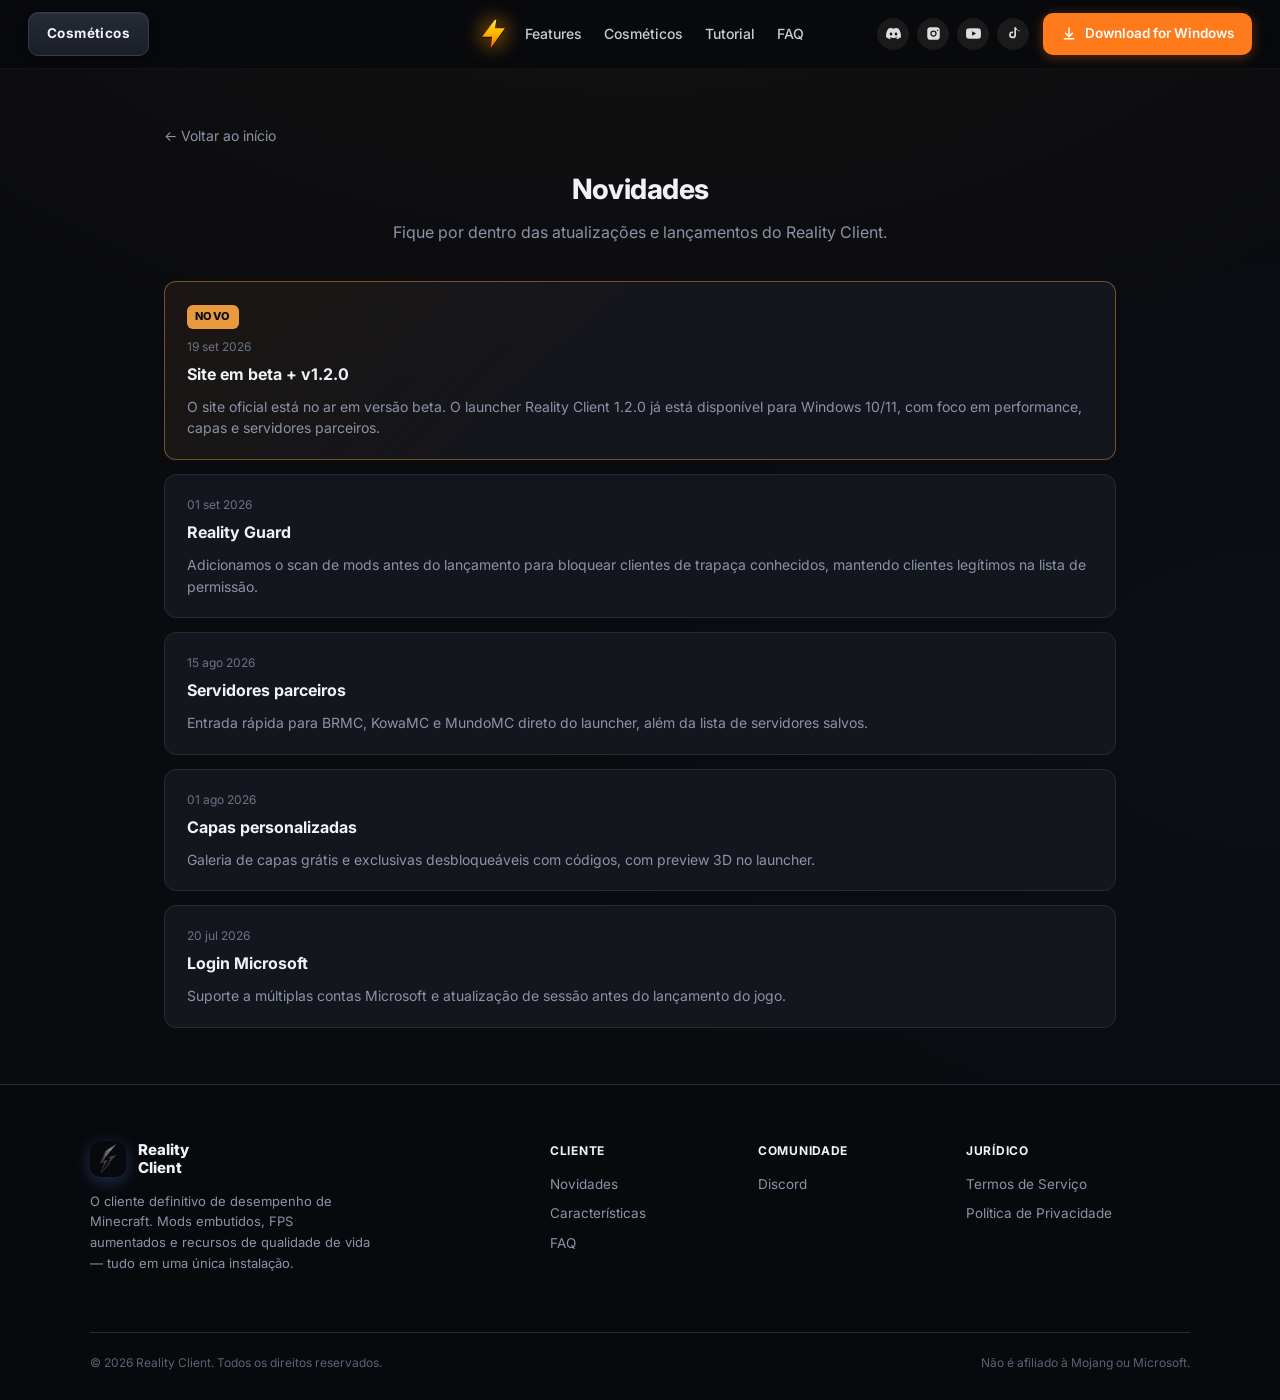
<file: novidades.html>
<!DOCTYPE html>
<html lang="pt-BR">
<head>
  <meta charset="UTF-8" />
  <meta name="viewport" content="width=device-width, initial-scale=1" />
  <title>Novidades — Reality Client</title>
  <meta name="description" content="Novidades e atualizações do Reality Client, o launcher gratuito de Minecraft para Fabric." />
  <link rel="icon" href="assets/icon.png" />
  <link rel="preconnect" href="https://fonts.googleapis.com" />
  <link rel="preconnect" href="https://fonts.gstatic.com" crossorigin />
  <link href="https://fonts.googleapis.com/css2?family=Inter:wght@400;500;600;700;800&display=swap" rel="stylesheet" />
  <link rel="stylesheet" href="css/style.css" />
</head>
<body>
  <header class="top">
    <a class="btn-cosmeticos" href="cosmeticos.html">Cosméticos</a>
    <div class="top-center">
    <a class="logo" href="index.html">
      <svg viewBox="0 0 24 24" aria-hidden="true">
        <defs>
          <linearGradient id="boltGrad" x1="0" y1="0" x2="0" y2="1">
            <stop offset="0%" stop-color="#ffe566"/>
            <stop offset="35%" stop-color="#ffc107"/>
            <stop offset="70%" stop-color="#ff9800"/>
            <stop offset="100%" stop-color="#ff5722"/>
          </linearGradient>
        </defs>
        <path fill="url(#boltGrad)" d="M13 2L4 14h7l-1 8 10-14h-7l1-6z"/>
      </svg>
      
    </a>
    <nav>
      <a href="index.html#features">Features</a>
      <a href="cosmeticos.html">Cosméticos</a>
      <a href="index.html#tutorial">Tutorial</a>
      <a href="index.html#faq">FAQ</a>
    </nav>
    </div>
    <div class="top-right">
      <div class="top-social">
        <a href="https://discord.gg/JJHScuCf8y" target="_blank" rel="noopener" aria-label="Discord" title="Discord">
          <svg viewBox="0 0 24 24" aria-hidden="true"><path fill="currentColor" d="M20.317 4.37a19.791 19.791 0 0 0-4.885-1.515.074.074 0 0 0-.079.037c-.21.375-.444.864-.608 1.25a18.27 18.27 0 0 0-5.487 0 12.64 12.64 0 0 0-.617-1.25.077.077 0 0 0-.079-.037A19.736 19.736 0 0 0 3.677 4.37a.07.07 0 0 0-.032.027C.533 9.046-.32 13.58.099 18.057a.082.082 0 0 0 .031.057 19.9 19.9 0 0 0 5.993 3.03.078.078 0 0 0 .084-.028 14.09 14.09 0 0 0 1.226-1.994.076.076 0 0 0-.041-.106 13.107 13.107 0 0 1-1.872-.892.077.077 0 0 1-.008-.128 10.2 10.2 0 0 0 .372-.292.074.074 0 0 1 .077-.01c3.928 1.793 8.18 1.793 12.062 0a.074.074 0 0 1 .078.01c.12.098.246.198.373.292a.077.077 0 0 1-.006.127 12.299 12.299 0 0 1-1.873.892.077.077 0 0 0-.041.107c.36.698.772 1.362 1.225 1.993a.076.076 0 0 0 .084.028 19.839 19.839 0 0 0 6.002-3.03.077.077 0 0 0 .032-.054c.5-5.177-.838-9.674-3.549-13.66a.061.061 0 0 0-.031-.03zM8.02 15.33c-1.183 0-2.157-1.085-2.157-2.419 0-1.333.956-2.419 2.157-2.419 1.21 0 2.176 1.096 2.157 2.42 0 1.333-.956 2.418-2.157 2.418zm7.975 0c-1.183 0-2.157-1.085-2.157-2.419 0-1.333.955-2.419 2.157-2.419 1.21 0 2.176 1.096 2.157 2.42 0 1.333-.946 2.418-2.157 2.418z"/></svg>
        </a>
        <a href="#" aria-label="Instagram" title="Instagram">
          <svg viewBox="0 0 24 24"><path d="M7 2h10a5 5 0 0 1 5 5v10a5 5 0 0 1-5 5H7a5 5 0 0 1-5-5V7a5 5 0 0 1 5-5zm5 5a5 5 0 1 0 0 10 5 5 0 0 0 0-10zm6.5-.9a1.1 1.1 0 1 0 0 2.2 1.1 1.1 0 0 0 0-2.2zM12 9a3 3 0 1 1 0 6 3 3 0 0 1 0-6z"/></svg>
        </a>
        <a href="#" aria-label="YouTube" title="YouTube">
          <svg viewBox="0 0 24 24"><path d="M23.5 6.2a3 3 0 0 0-2.1-2.1C19.5 3.5 12 3.5 12 3.5s-7.5 0-9.4.6A3 3 0 0 0 .5 6.2 31.5 31.5 0 0 0 0 12a31.5 31.5 0 0 0 .5 5.8 3 3 0 0 0 2.1 2.1c1.9.6 9.4.6 9.4.6s7.5 0 9.4-.6a3 3 0 0 0 2.1-2.1A31.5 31.5 0 0 0 24 12a31.5 31.5 0 0 0-.5-5.8zM9.75 15.5v-7l6.5 3.5-6.5 3.5z"/></svg>
        </a>
        <a href="#" aria-label="TikTok" title="TikTok">
          <svg viewBox="0 0 24 24"><path d="M19.6 7.2a6.3 6.3 0 0 1-3.6-1.1v8.1a5.5 5.5 0 1 1-4.7-5.4v2.7a2.8 2.8 0 1 0 2 2.7V2h2.7c.2 1.5 1.1 3 2.4 3.9 1 .7 2.1 1.1 3.2 1.2v2.1z"/></svg>
        </a>
      </div>
      <a class="btn-download" href="download.html">
        <svg viewBox="0 0 24 24" fill="none" stroke="currentColor" stroke-width="2.2" stroke-linecap="round" stroke-linejoin="round"><path d="M12 3v12"/><path d="m7 11 5 5 5-5"/><path d="M5 19h14"/></svg>
        Download for Windows
      </a>
    </div>
  </header>

  <section class="block news news-page">
    <p class="news-back"><a href="index.html">← Voltar ao início</a></p>
    <h2>Novidades</h2>
    <p class="block-sub">Fique por dentro das atualizações e lançamentos do Reality Client.</p>
    <div class="news-list">
      <article class="news-card news-new">
        <div class="news-badge">Novo</div>
        <time datetime="2026-09-19">19 set 2026</time>
        <h3>Site em beta + v1.2.0</h3>
        <p>O site oficial está no ar em versão beta. O launcher Reality Client 1.2.0 já está disponível para Windows 10/11, com foco em performance, capas e servidores parceiros.</p>
      </article>
      <article class="news-card">
        <time datetime="2026-09-01">01 set 2026</time>
        <h3>Reality Guard</h3>
        <p>Adicionamos o scan de mods antes do lançamento para bloquear clientes de trapaça conhecidos, mantendo clientes legítimos na lista de permissão.</p>
      </article>
      <article class="news-card">
        <time datetime="2026-08-15">15 ago 2026</time>
        <h3>Servidores parceiros</h3>
        <p>Entrada rápida para BRMC, KowaMC e MundoMC direto do launcher, além da lista de servidores salvos.</p>
      </article>
      <article class="news-card">
        <time datetime="2026-08-01">01 ago 2026</time>
        <h3>Capas personalizadas</h3>
        <p>Galeria de capas grátis e exclusivas desbloqueáveis com códigos, com preview 3D no launcher.</p>
      </article>
      <article class="news-card">
        <time datetime="2026-07-20">20 jul 2026</time>
        <h3>Login Microsoft</h3>
        <p>Suporte a múltiplas contas Microsoft e atualização de sessão antes do lançamento do jogo.</p>
      </article>
    </div>
  </section>

  <footer class="site-footer">
    <div class="footer-main">
      <div class="footer-brand">
        <a class="footer-logo" href="index.html">
          <img src="assets/icon.png" width="36" height="36" alt="" />
          <span>Reality<br>Client</span>
        </a>
        <p class="footer-desc">O cliente definitivo de desempenho de Minecraft. Mods embutidos, FPS aumentados e recursos de qualidade de vida — tudo em uma única instalação.</p>
      </div>
      <div class="footer-cols">
        <div class="footer-col">
          <h4>Cliente</h4>
          <a href="novidades.html">Novidades</a>
          <a href="index.html#features">Características</a>
          <a href="index.html#faq">FAQ</a>
        </div>
        <div class="footer-col">
          <h4>Comunidade</h4>
          <a href="https://discord.gg/JJHScuCf8y" target="_blank" rel="noopener">Discord</a>
        </div>
        <div class="footer-col">
          <h4>Jurídico</h4>
          <a href="termos.html">Termos de Serviço</a>
          <a href="termos.html">Política de Privacidade</a>
        </div>
      </div>
    </div>
    <div class="footer-bottom">
      <span>© <span id="y"></span> Reality Client. Todos os direitos reservados.</span>
      <span>Não é afiliado à Mojang ou Microsoft.</span>
    </div>
  </footer>

  <script src="js/main.js"></script>
</body>
</html>
</file>
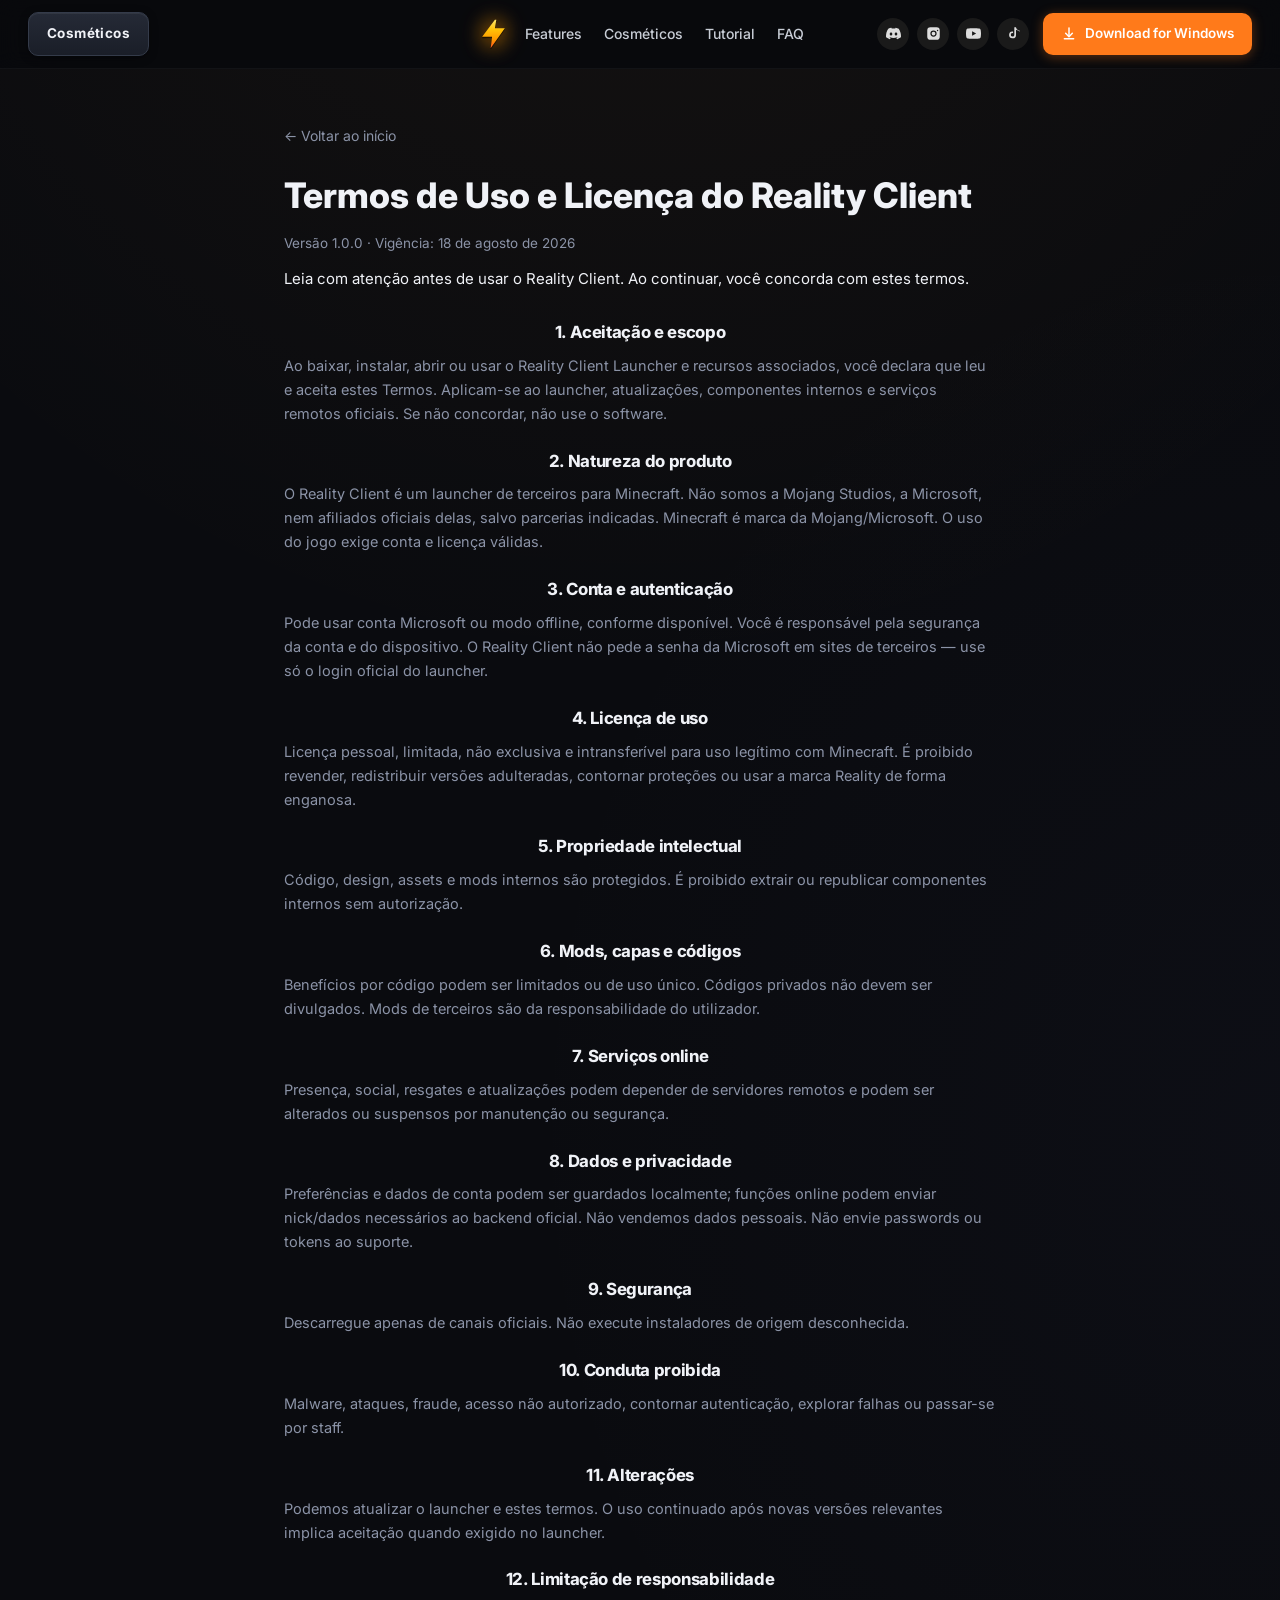
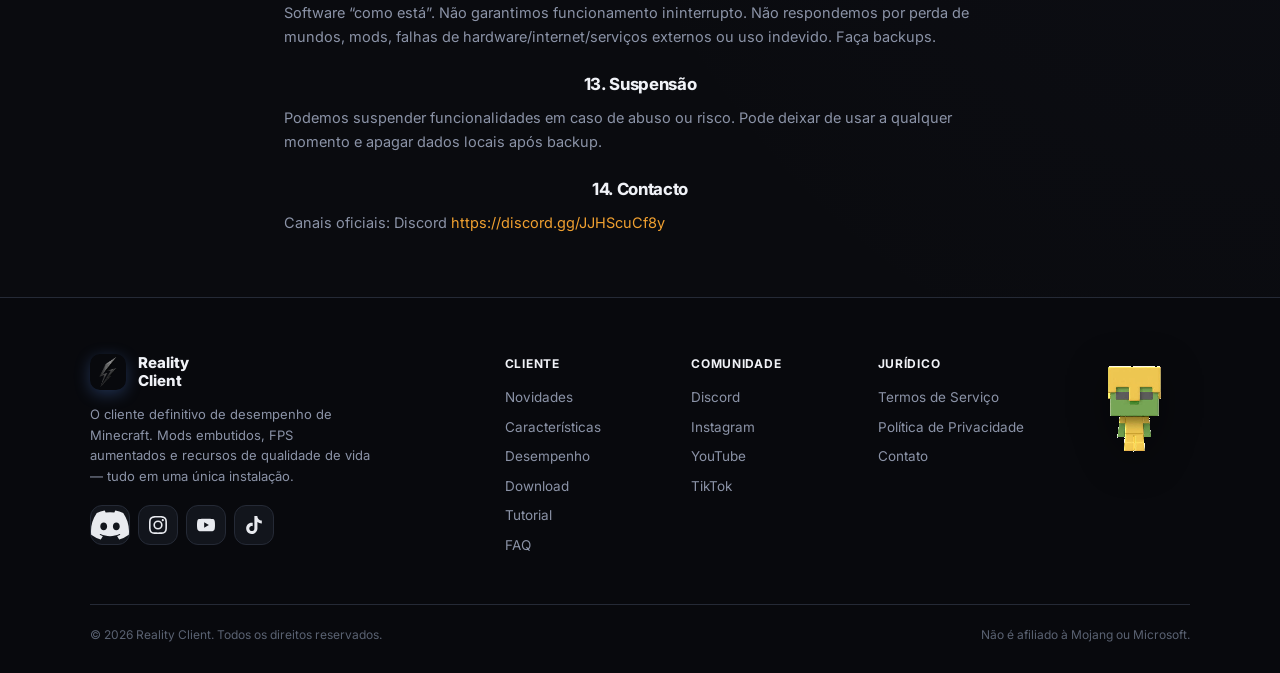
<file: termos.html>
<!DOCTYPE html>
<html lang="pt-BR">
<head>
  <meta charset="UTF-8" />
  <meta name="viewport" content="width=device-width, initial-scale=1" />
  <title>Termos de Uso — Reality Client</title>
  <meta name="description" content="Termos de Uso e Licença do Reality Client." />
  <link rel="icon" href="assets/icon.png" />
  <link rel="preconnect" href="https://fonts.googleapis.com" />
  <link rel="preconnect" href="https://fonts.gstatic.com" crossorigin />
  <link href="https://fonts.googleapis.com/css2?family=Inter:wght@400;500;600;700;800&display=swap" rel="stylesheet" />
  <link rel="stylesheet" href="css/style.css" />
</head>
<body>
  <header class="top">
    <a class="btn-cosmeticos" href="cosmeticos.html">Cosméticos</a>
    <div class="top-center">
    <a class="logo" href="index.html">
      <svg viewBox="0 0 24 24" aria-hidden="true">
        <defs>
          <linearGradient id="boltGrad" x1="0" y1="0" x2="0" y2="1">
            <stop offset="0%" stop-color="#ffe566"/>
            <stop offset="35%" stop-color="#ffc107"/>
            <stop offset="70%" stop-color="#ff9800"/>
            <stop offset="100%" stop-color="#ff5722"/>
          </linearGradient>
        </defs>
        <path fill="url(#boltGrad)" d="M13 2L4 14h7l-1 8 10-14h-7l1-6z"/>
      </svg>
      
    </a>
    <nav>
      <a href="index.html#features">Features</a>
      <a href="cosmeticos.html">Cosméticos</a>
      <a href="index.html#tutorial">Tutorial</a>
      <a href="index.html#faq">FAQ</a>
    </nav>
    </div>
    <div class="top-right">
      <div class="top-social">
        <a href="https://discord.gg/JJHScuCf8y" target="_blank" rel="noopener" aria-label="Discord" title="Discord">
          <svg viewBox="0 0 24 24" aria-hidden="true"><path fill="currentColor" d="M20.317 4.37a19.791 19.791 0 0 0-4.885-1.515.074.074 0 0 0-.079.037c-.21.375-.444.864-.608 1.25a18.27 18.27 0 0 0-5.487 0 12.64 12.64 0 0 0-.617-1.25.077.077 0 0 0-.079-.037A19.736 19.736 0 0 0 3.677 4.37a.07.07 0 0 0-.032.027C.533 9.046-.32 13.58.099 18.057a.082.082 0 0 0 .031.057 19.9 19.9 0 0 0 5.993 3.03.078.078 0 0 0 .084-.028 14.09 14.09 0 0 0 1.226-1.994.076.076 0 0 0-.041-.106 13.107 13.107 0 0 1-1.872-.892.077.077 0 0 1-.008-.128 10.2 10.2 0 0 0 .372-.292.074.074 0 0 1 .077-.01c3.928 1.793 8.18 1.793 12.062 0a.074.074 0 0 1 .078.01c.12.098.246.198.373.292a.077.077 0 0 1-.006.127 12.299 12.299 0 0 1-1.873.892.077.077 0 0 0-.041.107c.36.698.772 1.362 1.225 1.993a.076.076 0 0 0 .084.028 19.839 19.839 0 0 0 6.002-3.03.077.077 0 0 0 .032-.054c.5-5.177-.838-9.674-3.549-13.66a.061.061 0 0 0-.031-.03zM8.02 15.33c-1.183 0-2.157-1.085-2.157-2.419 0-1.333.956-2.419 2.157-2.419 1.21 0 2.176 1.096 2.157 2.42 0 1.333-.956 2.418-2.157 2.418zm7.975 0c-1.183 0-2.157-1.085-2.157-2.419 0-1.333.955-2.419 2.157-2.419 1.21 0 2.176 1.096 2.157 2.42 0 1.333-.946 2.418-2.157 2.418z"/></svg>
        </a>
        <a href="#" aria-label="Instagram" title="Instagram">
          <svg viewBox="0 0 24 24"><path d="M7 2h10a5 5 0 0 1 5 5v10a5 5 0 0 1-5 5H7a5 5 0 0 1-5-5V7a5 5 0 0 1 5-5zm5 5a5 5 0 1 0 0 10 5 5 0 0 0 0-10zm6.5-.9a1.1 1.1 0 1 0 0 2.2 1.1 1.1 0 0 0 0-2.2zM12 9a3 3 0 1 1 0 6 3 3 0 0 1 0-6z"/></svg>
        </a>
        <a href="#" aria-label="YouTube" title="YouTube">
          <svg viewBox="0 0 24 24"><path d="M23.5 6.2a3 3 0 0 0-2.1-2.1C19.5 3.5 12 3.5 12 3.5s-7.5 0-9.4.6A3 3 0 0 0 .5 6.2 31.5 31.5 0 0 0 0 12a31.5 31.5 0 0 0 .5 5.8 3 3 0 0 0 2.1 2.1c1.9.6 9.4.6 9.4.6s7.5 0 9.4-.6a3 3 0 0 0 2.1-2.1A31.5 31.5 0 0 0 24 12a31.5 31.5 0 0 0-.5-5.8zM9.75 15.5v-7l6.5 3.5-6.5 3.5z"/></svg>
        </a>
        <a href="#" aria-label="TikTok" title="TikTok">
          <svg viewBox="0 0 24 24"><path d="M19.6 7.2a6.3 6.3 0 0 1-3.6-1.1v8.1a5.5 5.5 0 1 1-4.7-5.4v2.7a2.8 2.8 0 1 0 2 2.7V2h2.7c.2 1.5 1.1 3 2.4 3.9 1 .7 2.1 1.1 3.2 1.2v2.1z"/></svg>
        </a>
      </div>
      <a class="btn-download" href="download.html">
        <svg viewBox="0 0 24 24" fill="none" stroke="currentColor" stroke-width="2.2" stroke-linecap="round" stroke-linejoin="round"><path d="M12 3v12"/><path d="m7 11 5 5 5-5"/><path d="M5 19h14"/></svg>
        Download for Windows
      </a>
    </div>
  </header>

  <section class="block terms-page">
    <p class="news-back"><a href="index.html">← Voltar ao início</a></p>
    <h1>Termos de Uso e Licença do Reality Client</h1>
    <p class="terms-meta">Versão 1.0.0 · Vigência: 18 de agosto de 2026</p>
    <p class="terms-intro">Leia com atenção antes de usar o Reality Client. Ao continuar, você concorda com estes termos.</p>

    <div class="terms-content">
      <h2>1. Aceitação e escopo</h2>
      <p>Ao baixar, instalar, abrir ou usar o Reality Client Launcher e recursos associados, você declara que leu e aceita estes Termos. Aplicam-se ao launcher, atualizações, componentes internos e serviços remotos oficiais. Se não concordar, não use o software.</p>

      <h2>2. Natureza do produto</h2>
      <p>O Reality Client é um launcher de terceiros para Minecraft. Não somos a Mojang Studios, a Microsoft, nem afiliados oficiais delas, salvo parcerias indicadas. Minecraft é marca da Mojang/Microsoft. O uso do jogo exige conta e licença válidas.</p>

      <h2>3. Conta e autenticação</h2>
      <p>Pode usar conta Microsoft ou modo offline, conforme disponível. Você é responsável pela segurança da conta e do dispositivo. O Reality Client não pede a senha da Microsoft em sites de terceiros — use só o login oficial do launcher.</p>

      <h2>4. Licença de uso</h2>
      <p>Licença pessoal, limitada, não exclusiva e intransferível para uso legítimo com Minecraft. É proibido revender, redistribuir versões adulteradas, contornar proteções ou usar a marca Reality de forma enganosa.</p>

      <h2>5. Propriedade intelectual</h2>
      <p>Código, design, assets e mods internos são protegidos. É proibido extrair ou republicar componentes internos sem autorização.</p>

      <h2>6. Mods, capas e códigos</h2>
      <p>Benefícios por código podem ser limitados ou de uso único. Códigos privados não devem ser divulgados. Mods de terceiros são da responsabilidade do utilizador.</p>

      <h2>7. Serviços online</h2>
      <p>Presença, social, resgates e atualizações podem depender de servidores remotos e podem ser alterados ou suspensos por manutenção ou segurança.</p>

      <h2>8. Dados e privacidade</h2>
      <p>Preferências e dados de conta podem ser guardados localmente; funções online podem enviar nick/dados necessários ao backend oficial. Não vendemos dados pessoais. Não envie passwords ou tokens ao suporte.</p>

      <h2>9. Segurança</h2>
      <p>Descarregue apenas de canais oficiais. Não execute instaladores de origem desconhecida.</p>

      <h2>10. Conduta proibida</h2>
      <p>Malware, ataques, fraude, acesso não autorizado, contornar autenticação, explorar falhas ou passar-se por staff.</p>

      <h2>11. Alterações</h2>
      <p>Podemos atualizar o launcher e estes termos. O uso continuado após novas versões relevantes implica aceitação quando exigido no launcher.</p>

      <h2>12. Limitação de responsabilidade</h2>
      <p>Software “como está”. Não garantimos funcionamento ininterrupto. Não respondemos por perda de mundos, mods, falhas de hardware/internet/serviços externos ou uso indevido. Faça backups.</p>

      <h2>13. Suspensão</h2>
      <p>Podemos suspender funcionalidades em caso de abuso ou risco. Pode deixar de usar a qualquer momento e apagar dados locais após backup.</p>

      <h2>14. Contacto</h2>
      <p>Canais oficiais: Discord <a href="https://discord.gg/JJHScuCf8y" target="_blank" rel="noopener">https://discord.gg/JJHScuCf8y</a></p>
    </div>
  </section>

  <footer class="site-footer">
    <div class="footer-main">
      <div class="footer-brand">
        <a class="footer-logo" href="index.html">
          <img src="assets/icon.png" width="36" height="36" alt="" />
          <span>Reality<br>Client</span>
        </a>
        <p class="footer-desc">O cliente definitivo de desempenho de Minecraft. Mods embutidos, FPS aumentados e recursos de qualidade de vida — tudo em uma única instalação.</p>
        <div class="footer-socials">
          <a href="https://discord.gg/JJHScuCf8y" target="_blank" rel="noopener" aria-label="Discord" title="Discord">
            <svg viewBox="0 0 24 24" aria-hidden="true"><path fill="currentColor" d="M20.317 4.37a19.791 19.791 0 0 0-4.885-1.515.074.074 0 0 0-.079.037c-.21.375-.444.864-.608 1.25a18.27 18.27 0 0 0-5.487 0 12.64 12.64 0 0 0-.617-1.25.077.077 0 0 0-.079-.037A19.736 19.736 0 0 0 3.677 4.37a.07.07 0 0 0-.032.027C.533 9.046-.32 13.58.099 18.057a.082.082 0 0 0 .031.057 19.9 19.9 0 0 0 5.993 3.03.078.078 0 0 0 .084-.028 14.09 14.09 0 0 0 1.226-1.994.076.076 0 0 0-.041-.106 13.107 13.107 0 0 1-1.872-.892.077.077 0 0 1-.008-.128 10.2 10.2 0 0 0 .372-.292.074.074 0 0 1 .077-.01c3.928 1.793 8.18 1.793 12.062 0a.074.074 0 0 1 .078.01c.12.098.246.198.373.292a.077.077 0 0 1-.006.127 12.299 12.299 0 0 1-1.873.892.077.077 0 0 0-.041.107c.36.698.772 1.362 1.225 1.993a.076.076 0 0 0 .084.028 19.839 19.839 0 0 0 6.002-3.03.077.077 0 0 0 .032-.054c.5-5.177-.838-9.674-3.549-13.66a.061.061 0 0 0-.031-.03zM8.02 15.33c-1.183 0-2.157-1.085-2.157-2.419 0-1.333.956-2.419 2.157-2.419 1.21 0 2.176 1.096 2.157 2.42 0 1.333-.956 2.418-2.157 2.418zm7.975 0c-1.183 0-2.157-1.085-2.157-2.419 0-1.333.955-2.419 2.157-2.419 1.21 0 2.176 1.096 2.157 2.42 0 1.333-.946 2.418-2.157 2.418z"/></svg>
          </a>
          <a href="#" aria-label="Instagram" title="Instagram">
            <svg width="18" height="18" viewBox="0 0 24 24" fill="currentColor"><path d="M12 2.163c3.204 0 3.584.012 4.85.07 3.252.148 4.771 1.691 4.919 4.919.058 1.265.069 1.645.069 4.849 0 3.205-.012 3.584-.069 4.849-.149 3.225-1.664 4.771-4.919 4.919-1.266.058-1.644.07-4.85.07-3.204 0-3.584-.012-4.849-.07-3.26-.149-4.771-1.699-4.919-4.92-.058-1.265-.07-1.644-.07-4.849 0-3.204.013-3.583.07-4.849.149-3.227 1.664-4.771 4.919-4.919 1.266-.057 1.645-.069 4.849-.069zM12 0C8.741 0 8.333.014 7.053.072 2.695.272.273 2.69.073 7.052.014 8.333 0 8.741 0 12c0 3.259.014 3.668.072 4.948.2 4.358 2.618 6.78 6.98 6.98C8.333 23.986 8.741 24 12 24c3.259 0 3.668-.014 4.948-.072 4.354-.2 6.782-2.618 6.979-6.98.059-1.28.073-1.689.073-4.948 0-3.259-.014-3.667-.072-4.947-.196-4.354-2.617-6.78-6.979-6.98C15.668.014 15.259 0 12 0zm0 5.838a6.162 6.162 0 1 0 0 12.324 6.162 6.162 0 0 0 0-12.324zM12 16a4 4 0 1 1 0-8 4 4 0 0 1 0 8zm6.406-11.845a1.44 1.44 0 1 0 0 2.881 1.44 1.44 0 0 0 0-2.881z"/></svg>
          </a>
          <a href="#" aria-label="YouTube" title="YouTube">
            <svg width="18" height="18" viewBox="0 0 24 24" fill="currentColor"><path d="M23.498 6.186a3.016 3.016 0 0 0-2.122-2.136C19.505 3.545 12 3.545 12 3.545s-7.505 0-9.377.505A3.017 3.017 0 0 0 .502 6.186C0 8.07 0 12 0 12s0 3.93.502 5.814a3.016 3.016 0 0 0 2.122 2.136c1.871.505 9.376.505 9.376.505s7.505 0 9.377-.505a3.015 3.015 0 0 0 2.122-2.136C24 15.93 24 12 24 12s0-3.93-.502-5.814zM9.545 15.568V8.432L15.818 12l-6.273 3.568z"/></svg>
          </a>
          <a href="#" aria-label="TikTok" title="TikTok">
            <svg width="18" height="18" viewBox="0 0 24 24" fill="currentColor"><path d="M12.525.02c1.31-.02 2.61-.01 3.91-.02.08 1.53.63 3.09 1.75 4.17 1.12 1.11 2.7 1.62 4.24 1.79v4.03c-1.44-.05-2.89-.35-4.2-.97-.57-.26-1.1-.59-1.62-.93-.01 2.92.01 5.84-.02 8.75-.08 1.4-.54 2.79-1.35 3.94-1.31 1.92-3.58 3.17-5.91 3.21-1.43.08-2.86-.31-4.08-1.03-2.02-1.19-3.44-3.37-3.65-5.71-.02-.5-.03-1-.01-1.49.18-1.9 1.12-3.72 2.58-4.96 1.66-1.44 3.98-2.13 6.15-1.72.02 1.48-.04 2.96-.04 4.44-.99-.32-2.15-.23-3.02.37-.63.41-1.11 1.04-1.36 1.75-.21.51-.15 1.07-.14 1.61.24 1.64 1.82 3.02 3.5 2.87 1.12-.01 2.19-.66 2.77-1.61.19-.33.4-.67.41-1.06.1-1.79.06-3.57.07-5.36.01-4.03-.01-8.05.02-12.07z"/></svg>
          </a>
        </div>
      </div>
      <div class="footer-cols">
        <div class="footer-col">
          <h4>Cliente</h4>
          <a href="novidades.html">Novidades</a>
          <a href="#features">Características</a>
          <a href="#">Desempenho</a>
          <a href="download.html">Download</a>
          <a href="#tutorial">Tutorial</a>
          <a href="#faq">FAQ</a>
        </div>
        <div class="footer-col">
          <h4>Comunidade</h4>
          <a href="https://discord.gg/JJHScuCf8y" target="_blank" rel="noopener">Discord</a>
          <a href="#">Instagram</a>
          <a href="#">YouTube</a>
          <a href="#">TikTok</a>
        </div>
        <div class="footer-col">
          <h4>Jurídico</h4>
          <a href="termos.html">Termos de Serviço</a>
          <a href="termos.html">Política de Privacidade</a>
          <a href="#">Contato</a>
        </div>
      </div>
      <div class="footer-mascot">
        <img src="assets/skin-new.png" alt="" width="120" height="140" />
      </div>
    </div>
    <div class="footer-bottom">
      <span>© <span id="y"></span> Reality Client. Todos os direitos reservados.</span>
      <span>Não é afiliado à Mojang ou Microsoft.</span>
    </div>
  </footer>
<script src="js/main.js"></script>
</body>
</html>
</file>
<file: css/style.css>
:root {
  --bg: #0a0b0f;
  --panel: #14161e;
  --border: #252a36;
  --text: #f0f2f7;
  --muted: #8b93a7;
  --accent: #f0a030;
  --accent-dim: rgba(240, 160, 48, 0.14);
  --radius: 12px;
  --font: Inter, system-ui, sans-serif;
  --glow: rgba(240, 160, 48, 0.25);
}
* { box-sizing: border-box; margin: 0; padding: 0; }
html { scroll-behavior: smooth; }
body {
  font-family: var(--font);
  background: var(--bg);
  background-image:
    radial-gradient(ellipse 80% 50% at 50% -20%, rgba(240, 160, 48, 0.06), transparent),
    radial-gradient(ellipse 60% 40% at 100% 50%, rgba(91, 100, 180, 0.04), transparent);
  color: var(--text);
  line-height: 1.6;
  -webkit-font-smoothing: antialiased;
}
a { color: var(--accent); text-decoration: none; }
a:hover { text-decoration: underline; }
code {
  font-size: 0.9em;
  background: #1a1f2a;
  padding: 2px 6px;
  border-radius: 4px;
}


.top {
  position: sticky; top: 0; z-index: 20;
  display: flex; align-items: center; justify-content: flex-end;
  gap: 12px;
  padding: 12px 28px;
  background: rgba(8, 9, 12, 0.92);
  border-bottom: 1px solid rgba(255,255,255,0.04);
  backdrop-filter: blur(16px);
  -webkit-backdrop-filter: blur(16px);
  backdrop-filter: blur(10px);
}
.btn-cosmeticos {
  display: inline-flex;
  align-items: center;
  justify-content: center;
  margin-right: auto;
  flex-shrink: 0;
  background: linear-gradient(180deg, #252a36 0%, #1a1e28 100%);
  color: #f0f2f7 !important;
  font-weight: 700;
  font-size: 13.5px;
  padding: 10px 18px;
  border-radius: 10px;
  text-decoration: none !important;
  border: 1px solid #343b4a;
  letter-spacing: 0.03em;
  transition: background .25s, transform .2s, border-color .25s, color .2s, box-shadow .25s;
  box-shadow: 0 2px 8px rgba(0,0,0,0.35), inset 0 1px 0 rgba(255,255,255,0.06);
}
.btn-cosmeticos:hover {
  background: linear-gradient(180deg, #2e3545 0%, #222836 100%);
  color: #fff !important;
  border-color: rgba(240, 160, 48, 0.45);
  transform: translateY(-1px);
  box-shadow: 0 4px 16px rgba(0,0,0,0.4), 0 0 20px rgba(240, 160, 48, 0.15), inset 0 1px 0 rgba(255,255,255,0.08);
  text-decoration: none !important;
}
.top-center {
  position: absolute;
  left: 50%;
  transform: translateX(-50%);
  display: flex;
  align-items: center;
  gap: 14px;
}
.logo {
  display: flex; align-items: center; gap: 8px;
  font-weight: 900;
  font-size: 20px;
  letter-spacing: 0.02em;
  text-decoration: none;
  flex-shrink: 0;
  font-style: italic;
  text-transform: none;
  background: linear-gradient(180deg, #ffe566 0%, #ffc107 25%, #ff9800 55%, #ff5722 85%, #e64a19 100%);
  -webkit-background-clip: text;
  background-clip: text;
  -webkit-text-fill-color: transparent;
  color: transparent;
  filter: drop-shadow(0 1px 0 rgba(0,0,0,0.55)) drop-shadow(0 0 10px rgba(255, 152, 0, 0.45));
}
.logo span {
  background: linear-gradient(180deg, #ffe566 0%, #ffc107 25%, #ff9800 55%, #ff5722 85%, #e64a19 100%);
  -webkit-background-clip: text;
  background-clip: text;
  -webkit-text-fill-color: transparent;
}
.logo svg {
  width: 34px;
  height: 34px;
  flex-shrink: 0;
  filter: drop-shadow(0 1px 0 rgba(0,0,0,0.5)) drop-shadow(0 0 10px rgba(255, 152, 0, 0.6));
}
.logo img { border-radius: 6px; }
.logo:hover {
  text-decoration: none;
  filter: drop-shadow(0 1px 0 rgba(0,0,0,0.55)) drop-shadow(0 0 14px rgba(255, 152, 0, 0.65));
}
.top nav {
  display: flex;
  gap: 22px;
  position: static;
  margin-left: 0;
}
.top nav a {
  color: #c8cdd6;
  font-size: 14px;
  font-weight: 500;
  text-decoration: none;
  transition: color .2s ease;
}
.top nav a:hover {
  color: #fff;
  text-shadow: 0 0 20px rgba(240, 160, 48, 0.35);
}
.top-right {
  display: flex;
  align-items: center;
  gap: 14px;
  margin-left: auto;
  flex-shrink: 0;
}
.top-social {
  display: flex;
  align-items: center;
  gap: 8px;
}
.top-social a {
  width: 32px;
  height: 32px;
  border-radius: 50%;
  background: #1a1a1a;
  display: inline-flex;
  align-items: center;
  justify-content: center;
  color: #ddd;
  text-decoration: none;
  transition: background .2s, color .2s;
}
.top-social a:hover {
  background: #1e222c;
  color: #fff;
  text-decoration: none;
}
.top-social svg { width: 15px; height: 15px; fill: currentColor; }
.btn-download {
  display: inline-flex;
  align-items: center;
  gap: 8px;
  background: #ff7a1a;
  color: #fff !important;
  font-weight: 600;
  font-size: 13.5px;
  padding: 10px 18px;
  border-radius: 10px;
  text-decoration: none !important;
  border: none;
  transition: background .2s, transform .2s, box-shadow .2s;
  box-shadow: 0 2px 12px rgba(255, 122, 26, 0.35);
}
.btn-download:hover {
  background: #ff8c33;
  color: #fff !important;
  transform: translateY(-1px);
  box-shadow: 0 4px 18px rgba(255, 122, 26, 0.5);
}
.btn-download svg { width: 16px; height: 16px; }
.top .btn-small { display: none; }

.btn {
  display: inline-flex; align-items: center; justify-content: center;
  padding: 10px 18px; border-radius: 10px;
  font-weight: 600; font-size: 14px; text-decoration: none !important;
  border: 1px solid transparent; cursor: pointer;
  transition: background .25s ease, border-color .25s ease, color .2s ease,
              transform .2s ease, box-shadow .25s ease;
}
.btn:hover {
  transform: translateY(-2px);
}
.btn:active {
  transform: translateY(0);
}
.btn-primary {
  background: linear-gradient(180deg, #252a36 0%, #1a1e28 100%);
  color: #f0f2f7;
  border: 1px solid #343b4a;
  box-shadow: 0 2px 10px rgba(0,0,0,0.35), inset 0 1px 0 rgba(255,255,255,0.06);
}
.btn-primary:hover {
  background: linear-gradient(180deg, #2e3545 0%, #222836 100%);
  color: #fff;
  border-color: rgba(240, 160, 48, 0.5);
  box-shadow: 0 6px 22px rgba(0,0,0,0.4), 0 0 24px rgba(240, 160, 48, 0.18), inset 0 1px 0 rgba(255,255,255,0.08);
}
.btn-secondary {
  background: linear-gradient(180deg, #252a36 0%, #1a1e28 100%);
  color: #f0f2f7;
  border-color: #343b4a;
  box-shadow: 0 2px 10px rgba(0,0,0,0.35), inset 0 1px 0 rgba(255,255,255,0.06);
}
.btn-secondary:hover {
  background: linear-gradient(180deg, #2e3545 0%, #222836 100%);
  color: #fff;
  border-color: rgba(240, 160, 48, 0.5);
  box-shadow: 0 6px 22px rgba(0,0,0,0.4), 0 0 24px rgba(240, 160, 48, 0.18), inset 0 1px 0 rgba(255,255,255,0.08);
}
.btn-small {
  background: linear-gradient(180deg, #252a36 0%, #1a1e28 100%);
  color: #f0f2f7;
  border-color: #343b4a;
  padding: 8px 14px;
  font-size: 13px;
  box-shadow: 0 2px 8px rgba(0,0,0,0.3), inset 0 1px 0 rgba(255,255,255,0.05);
}
.btn-small:hover {
  background: linear-gradient(180deg, #2e3545 0%, #222836 100%);
  color: #fff;
  border-color: rgba(240, 160, 48, 0.45);
  box-shadow: 0 4px 14px rgba(0,0,0,0.35), 0 0 16px rgba(240, 160, 48, 0.15);
}
.btn-lg { padding: 14px 28px; font-size: 16px; }

.hero {
  text-align: center;
  padding: 140px 24px 160px;
  position: relative;
  overflow: hidden;
  background:
    linear-gradient(180deg, rgba(6, 8, 14, 0.55) 0%, rgba(6, 8, 14, 0.35) 35%, rgba(6, 8, 14, 0.75) 70%, #0a0b0f 100%),
    url('../assets/hero-bg.png') center 30% / cover no-repeat;
  min-height: 85vh;
  display: flex;
  align-items: center;
  justify-content: center;
}
.hero::after {
  content: "";
  position: absolute;
  left: 0; right: 0; bottom: 0;
  height: 180px;
  background: linear-gradient(180deg, transparent, #0a0b0f);
  pointer-events: none;
}
.hero-inner {
  position: relative;
  z-index: 1;
  max-width: 780px;
  margin: 0 auto;
}
.hero-icon {
  display: block;
  margin: 0 auto 28px;
  width: 100px;
  height: 100px;
  border-radius: 22px;
  box-shadow:
    0 0 0 1px rgba(255, 122, 26, 0.25),
    0 12px 40px rgba(0, 0, 0, 0.45),
    0 0 60px rgba(255, 122, 26, 0.2);
  animation: hero-float 3s ease-in-out infinite;
}
.hero h1,
.hero-title {
  font-size: clamp(2.8rem, 7vw, 4.2rem);
  font-weight: 800;
  letter-spacing: -0.04em;
  margin-bottom: 18px;
  text-transform: none;
  line-height: 1.08;
  color: #fff;
  text-shadow: 0 4px 40px rgba(0, 0, 0, 0.5);
  animation: hero-float 3s ease-in-out infinite;
  animation-delay: 0.15s;
}
.hero-title .accent-word {
  color: #ff7a1a;
}
.tagline {
  font-size: 17px;
  color: rgba(200, 208, 220, 0.85);
  margin-bottom: 36px;
  line-height: 1.6;
  max-width: 520px;
  margin-left: auto;
  margin-right: auto;
  text-shadow: 0 2px 16px rgba(0, 0, 0, 0.45);
}
.hero-btns {
  display: flex;
  flex-wrap: wrap;
  gap: 14px;
  justify-content: center;
  margin-bottom: 22px;
}
.btn-hero-primary {
  display: inline-flex;
  align-items: center;
  gap: 10px;
  background: #ff7a1a;
  color: #fff !important;
  font-weight: 700;
  font-size: 15px;
  padding: 14px 28px;
  border-radius: 12px;
  border: none;
  text-decoration: none !important;
  box-shadow: 0 4px 24px rgba(255, 122, 26, 0.4);
  transition: background .2s, transform .2s, box-shadow .2s;
}
.btn-hero-primary:hover {
  background: #ff8c33;
  transform: translateY(-2px);
  box-shadow: 0 8px 32px rgba(255, 122, 26, 0.5);
  color: #fff !important;
}
.btn-hero-outline {
  display: inline-flex;
  align-items: center;
  gap: 10px;
  background: transparent;
  color: #fff !important;
  font-weight: 600;
  font-size: 15px;
  padding: 14px 26px;
  border-radius: 12px;
  border: 1.5px solid rgba(255, 255, 255, 0.28);
  text-decoration: none !important;
  transition: background .2s, border-color .2s, transform .2s;
}
.btn-hero-outline:hover {
  background: rgba(255, 255, 255, 0.08);
  border-color: rgba(255, 255, 255, 0.5);
  transform: translateY(-2px);
  color: #fff !important;
}
.hero-meta a {
  color: rgba(200, 208, 220, 0.9);
  text-decoration: underline;
  text-underline-offset: 3px;
}
.hero-meta a:hover { color: #fff; }
.btn-store {
  background: linear-gradient(180deg, #252a36 0%, #1a1e28 100%);
  color: #f0f2f7;
  border-color: #343b4a;
  padding: 12px 28px;
  font-size: 15px;
  font-weight: 600;
  border-radius: 12px;
  box-shadow: 0 2px 10px rgba(0,0,0,0.35), inset 0 1px 0 rgba(255,255,255,0.06);
  transition: background .25s, transform .2s, border-color .25s, box-shadow .25s, color .2s;
}
.btn-store:hover {
  background: linear-gradient(180deg, #2e3545 0%, #222836 100%);
  color: #fff;
  border-color: rgba(240, 160, 48, 0.5);
  box-shadow: 0 6px 22px rgba(0,0,0,0.4), 0 0 24px rgba(240, 160, 48, 0.18), inset 0 1px 0 rgba(255,255,255,0.08);
  transform: translateY(-2px);
}
.btn-discord {
  background: linear-gradient(180deg, #252a36 0%, #1a1e28 100%);
  color: #f0f2f7;
  border-color: #343b4a;
  padding: 12px 28px;
  font-size: 15px;
  font-weight: 600;
  border-radius: 12px;
  box-shadow: 0 2px 10px rgba(0,0,0,0.35), inset 0 1px 0 rgba(255,255,255,0.06);
  transition: background .25s, transform .2s, border-color .25s, box-shadow .25s, color .2s;
}
.btn-discord:hover {
  background: linear-gradient(180deg, #2e3545 0%, #222836 100%);
  color: #fff;
  border-color: rgba(240, 160, 48, 0.5);
  box-shadow: 0 6px 22px rgba(0,0,0,0.4), 0 0 24px rgba(240, 160, 48, 0.18), inset 0 1px 0 rgba(255,255,255,0.08);
  transform: translateY(-2px);
}
.hero-meta {
  font-size: 13px;
  color: rgba(160, 168, 184, 0.75);
  text-shadow: 0 1px 8px rgba(0, 0, 0, 0.5);
}

.news-teaser {
  text-align: center;
  max-width: 640px;
  margin: 0 auto;
}
.news-teaser .btn {
  margin-top: 8px;
}
.news {
  max-width: 800px;
}
.news-page {
  padding-top: 40px;
  min-height: 60vh;
}
.news-back {
  margin-bottom: 20px;
  font-size: 14px;
}
.news-back a {
  color: var(--muted);
  text-decoration: none;
}
.news-back a:hover { color: var(--text); }

/* Botão casa (home) — página de download */
.home-btn-wrap {
  text-align: center;
  margin-top: 28px;
}
.btn-home {
  display: inline-flex;
  align-items: center;
  gap: 8px;
  padding: 12px 22px;
  border-radius: 999px;
  background: linear-gradient(180deg, #252a36 0%, #1a1e28 100%);
  border: 1px solid #343b4a;
  color: #f0f2f7;
  font-weight: 600;
  font-size: 15px;
  text-decoration: none;
  box-shadow: 0 2px 10px rgba(0,0,0,0.35), inset 0 1px 0 rgba(255,255,255,0.06);
  transition: background .25s, border-color .25s, color .2s, transform .15s, box-shadow .25s;
}
.btn-home:hover {
  background: linear-gradient(180deg, #2e3545 0%, #222836 100%);
  border-color: rgba(240, 160, 48, 0.5);
  color: #fff;
  transform: translateY(-1px);
  box-shadow: 0 6px 22px rgba(0,0,0,0.4), 0 0 20px rgba(240, 160, 48, 0.15);
}
.btn-home:active {
  transform: translateY(0);
}
.btn-home svg {
  flex-shrink: 0;
}

.nav-active {
  color: var(--text) !important;
}
.news-list {
  display: flex;
  flex-direction: column;
  gap: 14px;
}
.news-card {
  background: var(--panel);
  border: 1px solid var(--border);
  border-radius: var(--radius);
  padding: 20px 22px;
  position: relative;
  transition: border-color .2s ease, box-shadow .2s ease, transform .2s ease;
}
.news-card:hover {
  border-color: #2a3344;
  box-shadow: 0 8px 24px rgba(0, 0, 0, 0.25);
  transform: translateY(-2px);
}
.news-card.news-new {
  border-color: rgba(232, 154, 60, 0.45);
  background: linear-gradient(135deg, rgba(232, 154, 60, 0.08) 0%, var(--panel) 50%);
}
.news-badge {
  display: inline-block;
  background: #e89a3c;
  color: #0b0d12;
  font-size: 11px;
  font-weight: 800;
  text-transform: uppercase;
  letter-spacing: 0.04em;
  padding: 3px 8px;
  border-radius: 6px;
  margin-bottom: 8px;
}
.news-card time {
  display: block;
  font-size: 12px;
  color: #6b7385;
  margin-bottom: 6px;
}
.news-card h3 {
  font-size: 16px;
  font-weight: 700;
  margin-bottom: 8px;
}
.news-card p {
  font-size: 14px;
  color: var(--muted);
  line-height: 1.55;
}

.performance {
  max-width: 1100px;
  margin: 0 auto;
  padding: 64px 24px;
}
.perf-layout {
  display: grid;
  grid-template-columns: 1fr 1fr;
  gap: 48px;
  align-items: center;
}
.perf-chart {
  background: var(--panel);
  border: 1px solid var(--border);
  border-radius: 16px;
  padding: 28px 24px;
}
.perf-chart h3 {
  font-size: 16px;
  font-weight: 700;
  margin-bottom: 2px;
}
.perf-chart-sub {
  font-size: 13px;
  color: var(--muted);
  margin-bottom: 24px;
}
.bar-row { margin-bottom: 18px; }
.bar-label {
  display: flex;
  justify-content: space-between;
  align-items: center;
  margin-bottom: 6px;
  font-size: 13px;
  font-weight: 600;
}
.bar-name.reality { color: #e89a3c; }
.bar-name.sk { color: #5b8def; }
.bar-name.tl { color: #8a93a5; }
.bar-fps { color: var(--muted); font-weight: 500; }
.bar-track {
  height: 14px;
  background: #1a1f2a;
  border-radius: 8px;
  overflow: hidden;
}
.bar-fill {
  height: 100%;
  border-radius: 8px;
  transition: width 1s ease;
}
.bar-fill.reality { background: #e89a3c; }
.bar-fill.sk { background: #5b8def; }
.bar-fill.tl { background: #6b7385; }
.perf-legend {
  display: flex;
  gap: 16px;
  flex-wrap: wrap;
  margin-top: 20px;
  padding-top: 16px;
  border-top: 1px solid var(--border);
  font-size: 12px;
  color: var(--muted);
}
.perf-legend .dot {
  display: inline-block;
  width: 8px;
  height: 8px;
  border-radius: 50%;
  margin-right: 6px;
  vertical-align: middle;
}
.dot.reality { background: #e89a3c; }
.dot.sk { background: #5b8def; }
.dot.tl { background: #6b7385; }
.perf-text h2 {
  font-size: clamp(1.8rem, 4vw, 2.5rem);
  font-weight: 800;
  letter-spacing: -0.03em;
  line-height: 1.15;
  margin-bottom: 18px;
  text-align: left;
}
.accent-orange { color: #e89a3c; }
.perf-text p {
  font-size: 15px;
  color: var(--muted);
  line-height: 1.65;
  margin-bottom: 14px;
}
.perf-note {
  font-size: 12px !important;
  color: #5a6272 !important;
}
@media (max-width: 800px) {
  .perf-layout { grid-template-columns: 1fr; gap: 32px; }
  .perf-text h2 { text-align: center; }
  .perf-text p { text-align: center; }
}

.block {
  max-width: 1000px; margin: 0 auto;
  padding: 56px 24px;
}
.block h2 {
  font-size: 1.75rem; font-weight: 750;
  letter-spacing: -0.02em; margin-bottom: 8px;
  text-align: center;
}
.block-sub {
  text-align: center; color: var(--muted);
  max-width: 520px; margin: 0 auto 36px; font-size: 16px;
}
.block-alt {
  background: var(--panel);
  border-top: 1px solid var(--border);
  border-bottom: 1px solid var(--border);
  max-width: none; padding-left: max(24px, calc(50% - 500px));
  padding-right: max(24px, calc(50% - 500px));
}

.grid {
  display: grid;
  grid-template-columns: repeat(3, 1fr);
  gap: 16px;
}
.grid article {
  background: var(--panel);
  border: 1px solid var(--border);
  border-radius: var(--radius);
  padding: 22px 20px;
  transition: transform .25s ease, border-color .25s ease, box-shadow .25s ease;
}
.grid article:hover {
  transform: translateY(-4px);
  border-color: #2a3344;
  box-shadow: 0 12px 28px rgba(0, 0, 0, 0.35);
}
.grid h3 {
  font-size: 16px; font-weight: 700;
  margin-bottom: 8px;
}
.grid p { font-size: 14px; color: var(--muted); }

.about {
  display: grid; grid-template-columns: 1fr 1fr; gap: 40px;
  max-width: 900px; margin: 0 auto;
}
.about h3 { font-size: 15px; margin-bottom: 10px; }
.about p, .about li { font-size: 14px; color: var(--muted); }
.about ul { padding-left: 18px; }
.about li { margin-bottom: 6px; }

.compat {
  display: grid; grid-template-columns: repeat(4, 1fr); gap: 16px;
}
.compat > div {
  background: var(--panel);
  border: 1px solid var(--border);
  border-radius: var(--radius);
  padding: 18px 16px;
}
.compat h3 { font-size: 13px; color: var(--accent); margin-bottom: 6px; text-transform: uppercase; letter-spacing: 0.04em; }
.compat p { font-size: 14px; color: var(--muted); }

.download { text-align: center; }
.download .btn { margin-bottom: 14px; }
.dl-note { font-size: 13px; color: #6b7385; }
.mod-preview {
  display: block;
  max-width: 900px;
  width: 100%;
  height: auto;
  margin: 0 auto 28px;
  border-radius: 12px;
  border: 1px solid var(--border);
  box-shadow: 0 16px 48px rgba(0, 0, 0, 0.45);
  transition: opacity 0.3s ease;
}

.faq { max-width: 640px; margin: 0 auto; }
.faq details {
  background: var(--panel);
  border: 1px solid var(--border);
  border-radius: 10px;
  padding: 14px 16px;
  margin-bottom: 8px;
  transition: border-color .2s ease, box-shadow .2s ease;
}
.faq details:hover {
  border-color: #2a3344;
  box-shadow: 0 4px 16px rgba(0, 0, 0, 0.2);
}
.faq summary {
  cursor: pointer; font-weight: 600; font-size: 14.5px;
  list-style: none;
  transition: color .2s ease;
}
.faq summary:hover { color: var(--accent); }
.faq summary::-webkit-details-marker { display: none; }
.faq details p { margin-top: 10px; font-size: 14px; color: var(--muted); }

.site-footer {
  border-top: 1px solid var(--border);
  background: #08090d;
  padding: 56px 32px 28px;
}
.footer-main {
  max-width: 1100px;
  margin: 0 auto 40px;
  display: grid;
  grid-template-columns: 1.4fr 2fr auto;
  gap: 40px;
  align-items: start;
}
.footer-logo {
  display: flex;
  align-items: center;
  gap: 12px;
  color: var(--text);
  text-decoration: none;
  font-weight: 800;
  font-size: 15px;
  line-height: 1.15;
  margin-bottom: 14px;
}
.footer-logo img {
  border-radius: 10px;
  box-shadow: 0 4px 16px rgba(91, 141, 239, 0.3);
}
.footer-logo:hover { text-decoration: none; color: var(--text); }
.footer-desc {
  font-size: 13px;
  color: var(--muted);
  line-height: 1.6;
  max-width: 280px;
  margin-bottom: 18px;
}
.footer-socials {
  display: flex;
  gap: 8px;
}
.footer-socials a {
  display: inline-flex;
  align-items: center;
  justify-content: center;
  width: 40px;
  height: 40px;
  border-radius: 12px;
  background: #12151c;
  border: 1px solid var(--border);
  color: #e8eaef;
  text-decoration: none;
  transition: background .2s, border-color .2s, transform .2s, color .2s;
}
.footer-socials a svg {
  display: block;
}
.footer-socials a:hover {
  background: #1a1f2a;
  border-color: #2a3344;
  color: #fff;
  transform: translateY(-2px);
  text-decoration: none;
}
.footer-cols {
  display: grid;
  grid-template-columns: repeat(3, 1fr);
  gap: 24px;
}
.footer-col h4 {
  font-size: 12px;
  font-weight: 700;
  text-transform: uppercase;
  letter-spacing: 0.06em;
  color: var(--text);
  margin-bottom: 14px;
}
.footer-col a {
  display: block;
  font-size: 13.5px;
  color: var(--muted);
  text-decoration: none;
  margin-bottom: 8px;
  transition: color .15s;
}
.footer-col a:hover { color: var(--text); }
.footer-mascot img {
  width: 110px;
  height: auto;
  image-rendering: pixelated;
  filter: drop-shadow(0 8px 20px rgba(0, 0, 0, 0.4));
}
.footer-bottom {
  max-width: 1100px;
  margin: 0 auto;
  padding-top: 20px;
  border-top: 1px solid var(--border);
  display: flex;
  justify-content: space-between;
  flex-wrap: wrap;
  gap: 12px;
  font-size: 12px;
  color: #5a6272;
}
@media (max-width: 900px) {
  .footer-main {
    grid-template-columns: 1fr;
    gap: 32px;
  }
  .footer-mascot { display: none; }
  .footer-cols { grid-template-columns: repeat(3, 1fr); }
}
@media (max-width: 560px) {
  .footer-cols { grid-template-columns: 1fr 1fr; }
  .footer-bottom { flex-direction: column; text-align: center; }
}

.skin-corner {
  position: fixed;
  bottom: 12px;
  width: 180px;
  height: auto;
  z-index: 15;
  pointer-events: none;
  filter: drop-shadow(0 10px 28px rgba(0, 0, 0, 0.55));
  opacity: 0.95;
  image-rendering: pixelated;
}
.skin-right {
  right: 12px;
  animation: skin-float 3.2s ease-in-out infinite;
}
.skin-left {
  left: 12px;
  animation: skin-float 3.8s ease-in-out infinite reverse;
}

@keyframes hero-float {
  0%, 100% { transform: translateY(0); }
  50% { transform: translateY(-12px); }
}
@keyframes skin-float {
  0%, 100% {
    transform: translateY(0);
  }
  50% {
    transform: translateY(-14px);
  }
}

@media (max-width: 860px) {
  .grid { grid-template-columns: 1fr; }
  .about { grid-template-columns: 1fr; }
  .compat { grid-template-columns: 1fr 1fr; }
  .top nav { display: none; }
  .top-social { display: none; }
  .top { justify-content: space-between; padding: 12px 16px; }
  .btn-download { padding: 8px 12px; font-size: 12px; }
}
@media (max-width: 700px) {
  .skin-corner {
    width: 110px;
    bottom: 8px;
  }
  .skin-right { right: 8px; }
  .skin-left { left: 8px; }
}
@media (max-width: 500px) {
  .compat { grid-template-columns: 1fr; }
}
/* Download page */
.dl-page {
  min-height: 70vh;
  padding: 64px 24px 80px;
  text-align: center;
  background:
    radial-gradient(ellipse 70% 50% at 50% 0%, rgba(91, 141, 239, 0.1) 0%, transparent 60%),
    var(--bg);
}
.dl-page-inner {
  max-width: 1000px;
  margin: 0 auto;
}
.dl-page h1 {
  font-size: clamp(2.2rem, 5vw, 3.2rem);
  font-weight: 800;
  letter-spacing: 0.04em;
  margin-bottom: 10px;
}
.dl-page-sub {
  font-size: 13px;
  letter-spacing: 0.12em;
  color: var(--muted);
  text-transform: uppercase;
  margin-bottom: 40px;
}
.dl-cards {
  display: grid;
  grid-template-columns: repeat(3, 1fr);
  gap: 16px;
  margin-bottom: 28px;
}
.dl-card {
  position: relative;
  border-radius: 20px;
  overflow: hidden;
  min-height: 280px;
  border: 1px solid var(--border);
  background: var(--panel);
  transition: transform .25s ease, box-shadow .25s ease;
}
.dl-card:hover {
  transform: translateY(-6px);
  box-shadow: 0 20px 40px rgba(0, 0, 0, 0.4);
}
.dl-card-bg {
  position: absolute;
  inset: 0;
  opacity: 0.35;
  background-size: cover;
  background-position: center;
}
.dl-windows .dl-card-bg {
  background: linear-gradient(160deg, #1a3a6a 0%, #0d1a2e 100%);
}
.dl-macos .dl-card-bg {
  background: linear-gradient(160deg, #6a3a1a 0%, #2e1a0d 100%);
}
.dl-linux .dl-card-bg {
  background: linear-gradient(160deg, #1a4a3a 0%, #0d2e1a 100%);
}
.dl-card-content {
  position: relative;
  z-index: 1;
  display: flex;
  flex-direction: column;
  align-items: center;
  justify-content: center;
  min-height: 280px;
  padding: 28px 20px;
  gap: 12px;
}
.dl-os-icon {
  color: #fff;
  filter: drop-shadow(0 4px 12px rgba(0, 0, 0, 0.4));
}
.dl-card h2 {
  font-size: 1.35rem;
  font-weight: 800;
  letter-spacing: 0.06em;
  color: #fff;
  margin: 0;
}
.dl-btn {
  display: inline-flex;
  align-items: center;
  justify-content: center;
  padding: 8px 18px;
  border-radius: 999px;
  border: 1.5px solid rgba(255, 255, 255, 0.5);
  color: #fff;
  font-size: 12px;
  font-weight: 700;
  letter-spacing: 0.06em;
  text-decoration: none !important;
  background: rgba(0, 0, 0, 0.25);
  transition: background .2s, border-color .2s, transform .2s;
}
.dl-btn:hover {
  background: rgba(255, 255, 255, 0.15);
  border-color: #fff;
  color: #fff;
  transform: translateY(-1px);
}
.dl-btn-row {
  display: flex;
  gap: 8px;
}
.dl-card-note {
  font-size: 10px;
  letter-spacing: 0.08em;
  color: rgba(255, 255, 255, 0.55);
  text-transform: uppercase;
  margin-top: 4px;
}

/* Cards bloqueados (macOS / Linux) */
.dl-card.dl-locked {
  opacity: 0.72;
  filter: grayscale(0.35);
  pointer-events: none;
  cursor: not-allowed;
}
.dl-card.dl-locked:hover {
  transform: none;
  box-shadow: none;
}
.dl-lock-badge {
  position: absolute;
  top: 14px;
  right: 14px;
  z-index: 2;
  font-size: 11px;
  font-weight: 700;
  letter-spacing: 0.04em;
  padding: 5px 10px;
  border-radius: 999px;
  background: rgba(0, 0, 0, 0.55);
  border: 1px solid rgba(255, 255, 255, 0.2);
  color: #ffb4b4;
}
.dl-btn-disabled {
  display: inline-flex;
  align-items: center;
  justify-content: center;
  padding: 8px 18px;
  border-radius: 999px;
  border: 1.5px solid rgba(255, 255, 255, 0.25);
  color: rgba(255, 255, 255, 0.45);
  font-size: 12px;
  font-weight: 700;
  letter-spacing: 0.06em;
  background: rgba(0, 0, 0, 0.2);
  cursor: not-allowed;
  user-select: none;
}

.dl-page-note {
  font-size: 13px;
  color: #6b7385;
}
@media (max-width: 800px) {
  .dl-cards { grid-template-columns: 1fr; max-width: 360px; margin-left: auto; margin-right: auto; }
}

/* Tutorial */
.tutorial-section { max-width: 1000px; }
.tutorial-layout {
  display: grid;
  grid-template-columns: 1.4fr 1fr;
  gap: 32px;
  align-items: start;
  margin-top: 28px;
}
.video-frame {
  position: relative;
  width: 100%;
  padding-bottom: 56.25%;
  height: 0;
  border-radius: 12px;
  overflow: hidden;
  background: #0a0a0a;
  border: 1px solid var(--border);
  box-shadow: 0 12px 40px rgba(0,0,0,0.35);
}
.video-frame iframe {
  position: absolute;
  top: 0; left: 0;
  width: 100%;
  height: 100%;
  border: 0;
}
.video-hint {
  margin-top: 10px;
  font-size: 12px;
  color: var(--muted);
}
.tutorial-steps {
  background: var(--panel);
  border: 1px solid var(--border);
  border-radius: var(--radius);
  padding: 24px;
}
.tutorial-steps h3 {
  font-size: 18px;
  margin-bottom: 14px;
}
.tutorial-steps ol {
  margin: 0 0 20px 18px;
  color: var(--muted);
  font-size: 14.5px;
  line-height: 1.7;
}
.tutorial-steps li { margin-bottom: 8px; }
.tutorial-steps a { color: var(--accent); }
@media (max-width: 800px) {
  .tutorial-layout { grid-template-columns: 1fr; }
}


/* Terms */
.terms-page { max-width: 760px; }
.terms-page h1 {
  font-size: clamp(1.6rem, 4vw, 2.2rem);
  font-weight: 800;
  margin: 8px 0 10px;
}
.terms-meta { color: var(--muted); font-size: 13.5px; margin-bottom: 12px; }
.terms-intro { color: var(--text); margin-bottom: 28px; font-size: 15px; }
.terms-content h2 {
  font-size: 1.05rem;
  margin: 22px 0 8px;
  color: var(--text);
}
.terms-content p {
  color: var(--muted);
  font-size: 14.5px;
  line-height: 1.65;
  margin-bottom: 6px;
}
.terms-cta { text-align: center; }
.terms-cta .btn { margin-top: 8px; }

/* ===== Cosméticos / Loja ===== */
.nav-active { color: #fff !important; font-weight: 600; }

.shop {
  max-width: 1280px;
  margin: 0 auto;
  padding: 24px 20px 60px;
}
.shop-layout {
  display: grid;
  grid-template-columns: 180px 1fr;
  gap: 24px;
  align-items: start;
}
.shop-brand h1 {
  font-size: 22px;
  font-weight: 800;
  letter-spacing: -0.02em;
  margin-bottom: 4px;
}
.shop-brand h1 span {
  background: linear-gradient(90deg, #5b8def, #9b7bff);
  -webkit-background-clip: text;
  background-clip: text;
  -webkit-text-fill-color: transparent;
}
.shop-brand p {
  font-size: 12px;
  color: var(--muted);
  margin-bottom: 20px;
  line-height: 1.4;
}
.shop-cats {
  display: flex;
  flex-direction: column;
  gap: 8px;
}
.shop-cat {
  display: flex;
  flex-direction: column;
  align-items: center;
  gap: 6px;
  padding: 12px 8px;
  border-radius: 14px;
  background: var(--panel);
  border: 1px solid var(--border);
  color: var(--muted);
  font-size: 11px;
  font-weight: 700;
  letter-spacing: 0.04em;
  text-decoration: none !important;
  transition: border-color .2s, background .2s, color .2s;
}
.shop-cat:hover, .shop-cat.active {
  border-color: #3a4356;
  background: #161a24;
  color: #fff;
}
.cat-icon {
  width: 56px;
  height: 56px;
  border-radius: 12px;
  display: flex;
  align-items: center;
  justify-content: center;
  font-size: 26px;
}

.shop-topbar {
  display: flex;
  align-items: center;
  gap: 12px;
  margin-bottom: 18px;
}
.shop-search {
  flex: 1;
  display: flex;
  align-items: center;
  gap: 10px;
  background: var(--panel);
  border: 1px solid var(--border);
  border-radius: 10px;
  padding: 10px 14px;
  color: var(--muted);
}
.shop-search input {
  flex: 1;
  background: transparent;
  border: none;
  outline: none;
  color: var(--text);
  font-size: 14px;
  font-family: inherit;
}
.shop-search input::placeholder { color: var(--muted); }
.shop-top-actions { display: flex; gap: 8px; }
.shop-icon-btn {
  width: 42px; height: 42px;
  border-radius: 10px;
  background: var(--panel);
  border: 1px solid var(--border);
  font-size: 18px;
  cursor: pointer;
  display: flex; align-items: center; justify-content: center;
  transition: background .2s, border-color .2s;
}
.shop-icon-btn:hover { background: #1a1f2a; border-color: #3a4356; }

.shop-pro-banner {
  background: linear-gradient(135deg, #1a1408 0%, #2a1f0a 50%, #1a1408 100%);
  border: 1px solid rgba(255, 180, 50, 0.25);
  border-radius: 16px;
  padding: 28px 32px;
  margin-bottom: 20px;
  position: relative;
  overflow: hidden;
}
.shop-pro-banner::before {
  content: "";
  position: absolute;
  inset: 0;
  background: radial-gradient(ellipse at 80% 50%, rgba(255,180,50,0.12), transparent 60%);
  pointer-events: none;
}
.pro-badge {
  font-size: 11px;
  font-weight: 700;
  letter-spacing: 0.08em;
  color: #ffb432;
  margin-bottom: 8px;
}
.shop-pro-banner h2 {
  font-size: 22px;
  font-weight: 800;
  margin-bottom: 6px;
  letter-spacing: -0.02em;
}
.shop-pro-banner p {
  color: var(--muted);
  font-size: 14px;
  margin-bottom: 16px;
  max-width: 420px;
}
.btn-pro {
  display: inline-flex;
  align-items: center;
  gap: 6px;
  background: linear-gradient(180deg, #252a36 0%, #1a1e28 100%);
  color: #f0f2f7 !important;
  font-weight: 700;
  font-size: 13px;
  padding: 10px 20px;
  border-radius: 10px;
  border: 1px solid #343b4a;
  text-decoration: none !important;
  box-shadow: 0 2px 10px rgba(0,0,0,0.35), inset 0 1px 0 rgba(255,255,255,0.06);
  transition: background .25s, transform .2s, border-color .25s, box-shadow .25s;
}
.btn-pro:hover {
  background: linear-gradient(180deg, #2e3545 0%, #222836 100%);
  border-color: rgba(240, 160, 48, 0.5);
  transform: translateY(-1px);
  box-shadow: 0 6px 22px rgba(0,0,0,0.4), 0 0 20px rgba(240, 160, 48, 0.15);
}

.shop-partners {
  background: var(--panel);
  border: 1px solid var(--border);
  border-radius: 14px;
  padding: 18px 20px;
  margin-bottom: 24px;
}
.partners-header span {
  font-size: 13px;
  font-weight: 700;
  letter-spacing: 0.04em;
}
.partners-header p {
  font-size: 12px;
  color: var(--muted);
  margin: 4px 0 12px;
}
.partners-avatars {
  display: flex;
  gap: 6px;
  margin-bottom: 12px;
}
.partners-avatars .av {
  width: 36px; height: 36px;
  border-radius: 50%;
  border: 2px solid var(--bg);
}
.btn-partners {
  display: block;
  text-align: center;
  padding: 10px;
  border-radius: 10px;
  background: linear-gradient(180deg, #252a36 0%, #1a1e28 100%);
  border: 1px solid #343b4a;
  color: #f0f2f7 !important;
  font-size: 13px;
  font-weight: 600;
  text-decoration: none !important;
  box-shadow: 0 2px 8px rgba(0,0,0,0.3), inset 0 1px 0 rgba(255,255,255,0.05);
  transition: background .25s, border-color .25s, box-shadow .25s;
}
.btn-partners:hover {
  background: linear-gradient(180deg, #2e3545 0%, #222836 100%);
  border-color: rgba(240, 160, 48, 0.45);
  box-shadow: 0 4px 16px rgba(0,0,0,0.35), 0 0 16px rgba(240, 160, 48, 0.12);
}

.shop-section { margin-bottom: 32px; }
.section-head {
  display: flex;
  align-items: center;
  justify-content: space-between;
  margin-bottom: 14px;
}
.section-head h3 {
  font-size: 15px;
  font-weight: 700;
  letter-spacing: 0.03em;
  display: flex;
  align-items: center;
  gap: 8px;
}
.badge-top, .badge-hoje {
  font-size: 10px;
  font-weight: 700;
  padding: 3px 8px;
  border-radius: 6px;
  letter-spacing: 0.04em;
}
.badge-top { background: #ff7a1a; color: #fff; }
.badge-hoje { background: rgba(255, 122, 26, 0.2); color: #ff9a4a; }
.see-all {
  font-size: 13px;
  color: var(--muted);
  text-decoration: none !important;
}
.see-all:hover { color: #fff; }

.featured-row {
  display: grid;
  grid-template-columns: 1fr 260px;
  gap: 14px;
}
.featured-card {
  display: grid;
  grid-template-columns: 200px 1fr;
  background: var(--panel);
  border: 1px solid rgba(255, 180, 50, 0.3);
  border-radius: 16px;
  overflow: hidden;
  box-shadow: 0 0 0 1px rgba(255,180,50,0.08), 0 8px 32px rgba(0,0,0,0.3);
}
.featured-img {
  position: relative;
  min-height: 180px;
  display: flex;
  align-items: flex-end;
  padding: 12px;
}
.featured-img .rank {
  font-size: 32px;
  font-weight: 900;
  color: #fff;
  text-shadow: 0 2px 8px rgba(0,0,0,0.6);
}
.featured-info {
  padding: 20px 22px;
  display: flex;
  flex-direction: column;
  justify-content: center;
}
.tag-hot {
  font-size: 11px;
  font-weight: 700;
  color: #ffb432;
  letter-spacing: 0.06em;
  margin-bottom: 6px;
}
.featured-info h4 {
  font-size: 20px;
  font-weight: 800;
  margin-bottom: 6px;
}
.featured-info p {
  font-size: 13px;
  color: var(--muted);
  margin-bottom: 14px;
}
.featured-buy {
  display: flex;
  align-items: center;
  gap: 14px;
}
.featured-buy .price {
  font-size: 18px;
  font-weight: 700;
}
.btn-buy {
  background: linear-gradient(180deg, #252a36 0%, #1a1e28 100%);
  color: #f0f2f7;
  border: 1px solid #343b4a;
  font-weight: 700;
  font-size: 13px;
  padding: 10px 22px;
  border-radius: 10px;
  cursor: pointer;
  box-shadow: 0 2px 8px rgba(0,0,0,0.3), inset 0 1px 0 rgba(255,255,255,0.05);
  transition: background .25s, transform .2s, border-color .25s, box-shadow .25s;
}
.btn-buy:hover {
  background: linear-gradient(180deg, #2e3545 0%, #222836 100%);
  border-color: rgba(240, 160, 48, 0.5);
  transform: translateY(-1px);
  box-shadow: 0 4px 16px rgba(0,0,0,0.35), 0 0 16px rgba(240, 160, 48, 0.15);
}

.side-products {
  display: flex;
  flex-direction: column;
  gap: 10px;
}
.mini-card {
  display: flex;
  align-items: center;
  gap: 12px;
  background: var(--panel);
  border: 1px solid var(--border);
  border-radius: 12px;
  padding: 12px;
}
.mini-img {
  width: 52px; height: 52px;
  border-radius: 10px;
  display: flex; align-items: center; justify-content: center;
  font-size: 24px;
  flex-shrink: 0;
}
.mini-info { flex: 1; min-width: 0; }
.mini-info h5 { font-size: 14px; font-weight: 600; margin-bottom: 2px; }
.mini-info .price { font-size: 13px; color: var(--muted); }
.btn-add {
  background: linear-gradient(180deg, #252a36 0%, #1a1e28 100%);
  border: 1px solid #343b4a;
  color: #f0f2f7;
  font-size: 12px;
  font-weight: 600;
  padding: 6px 12px;
  border-radius: 8px;
  cursor: pointer;
  box-shadow: 0 2px 6px rgba(0,0,0,0.25), inset 0 1px 0 rgba(255,255,255,0.04);
  transition: background .25s, border-color .25s, box-shadow .25s;
}
.btn-add:hover {
  background: linear-gradient(180deg, #2e3545 0%, #222836 100%);
  border-color: rgba(240, 160, 48, 0.45);
  box-shadow: 0 4px 12px rgba(0,0,0,0.3), 0 0 12px rgba(240, 160, 48, 0.12);
}

.product-grid {
  display: grid;
  grid-template-columns: repeat(auto-fill, minmax(140px, 1fr));
  gap: 12px;
}
.product-card {
  background: var(--panel);
  border: 1px solid var(--border);
  border-radius: 14px;
  overflow: hidden;
  transition: border-color .2s, transform .2s, box-shadow .2s;
  cursor: pointer;
}
.product-card:hover {
  border-color: #3a4356;
  transform: translateY(-3px);
  box-shadow: 0 8px 24px rgba(0,0,0,0.35);
}
.product-img {
  height: 120px;
  display: flex;
  align-items: center;
  justify-content: center;
  font-size: 40px;
}
.product-card h5 {
  font-size: 13px;
  font-weight: 600;
  padding: 10px 12px 2px;
  white-space: nowrap;
  overflow: hidden;
  text-overflow: ellipsis;
}
.price-row {
  padding: 0 12px 12px;
  font-size: 12px;
  color: var(--muted);
  display: flex;
  align-items: center;
  gap: 4px;
  flex-wrap: wrap;
}
.price-row span:first-child { color: var(--text); font-weight: 600; }
.price-row .or { opacity: 0.6; }
.price-row .coins { color: #5b8def; font-weight: 600; }

.footer {
  border-top: 1px solid var(--border);
  padding: 28px 24px;
  margin-top: 40px;
}
.footer-inner {
  max-width: 1100px;
  margin: 0 auto;
  display: flex;
  flex-wrap: wrap;
  align-items: center;
  justify-content: space-between;
  gap: 12px;
}
.footer p { font-size: 13px; color: var(--muted); }
.footer-links { display: flex; gap: 18px; }
.footer-links a {
  font-size: 13px;
  color: var(--muted);
  text-decoration: none !important;
}
.footer-links a:hover { color: #fff; }

@media (max-width: 900px) {
  .shop-layout { grid-template-columns: 1fr; }
  .shop-cats {
    flex-direction: row;
    flex-wrap: wrap;
    justify-content: center;
  }
  .shop-cat { width: 90px; }
  .featured-row { grid-template-columns: 1fr; }
  .featured-card { grid-template-columns: 1fr; }
  .featured-img { min-height: 140px; }
}
@media (max-width: 600px) {
  .product-grid { grid-template-columns: repeat(2, 1fr); }
  .shop-pro-banner { padding: 20px; }
  .shop-pro-banner h2 { font-size: 18px; }
}

/* ===== Shop locked overlay ===== */
.shop-locked {
  position: relative;
  min-height: 70vh;
}
.shop-lock-overlay {
  position: absolute;
  inset: 0;
  z-index: 50;
  background: rgba(8, 10, 16, 0.72);
  backdrop-filter: blur(6px);
  -webkit-backdrop-filter: blur(6px);
  display: flex;
  align-items: center;
  justify-content: center;
  border-radius: 16px;
  pointer-events: all;
}
.shop-lock-content {
  text-align: center;
  padding: 40px 32px;
  max-width: 420px;
}
.shop-lock-icon {
  width: 140px;
  height: 140px;
  margin: 0 auto 24px;
  border-radius: 50%;
  background: linear-gradient(145deg, #1a1f2a, #12151c);
  border: 2px solid #2a3140;
  display: flex;
  align-items: center;
  justify-content: center;
  color: #ffb432;
  box-shadow:
    0 0 0 8px rgba(255, 180, 50, 0.06),
    0 12px 40px rgba(0, 0, 0, 0.45),
    0 0 60px rgba(255, 180, 50, 0.12);
}
.shop-lock-icon svg {
  width: 72px;
  height: 72px;
  filter: drop-shadow(0 0 12px rgba(255, 180, 50, 0.35));
}
.shop-lock-content h2 {
  font-size: 26px;
  font-weight: 800;
  margin-bottom: 10px;
  letter-spacing: -0.02em;
}
.shop-lock-content p {
  font-size: 15px;
  color: var(--muted);
  line-height: 1.55;
}
</file>
